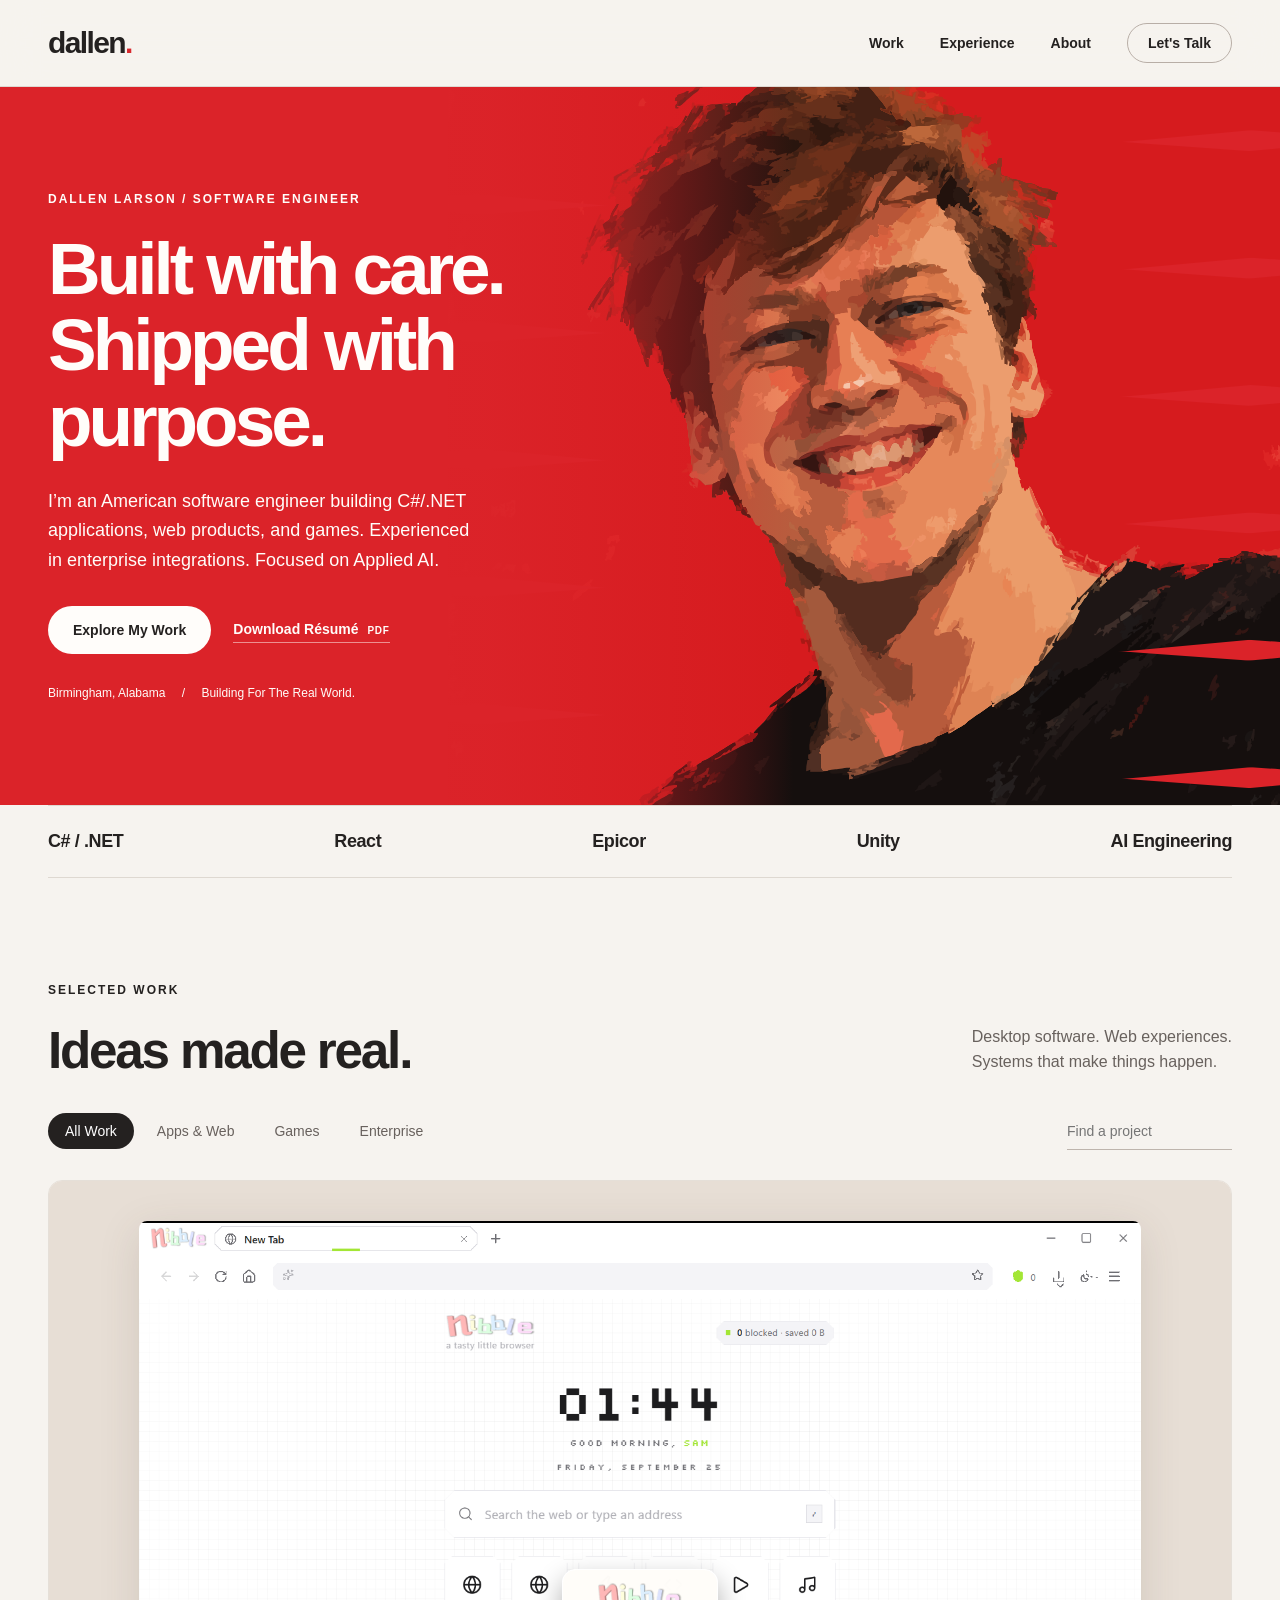
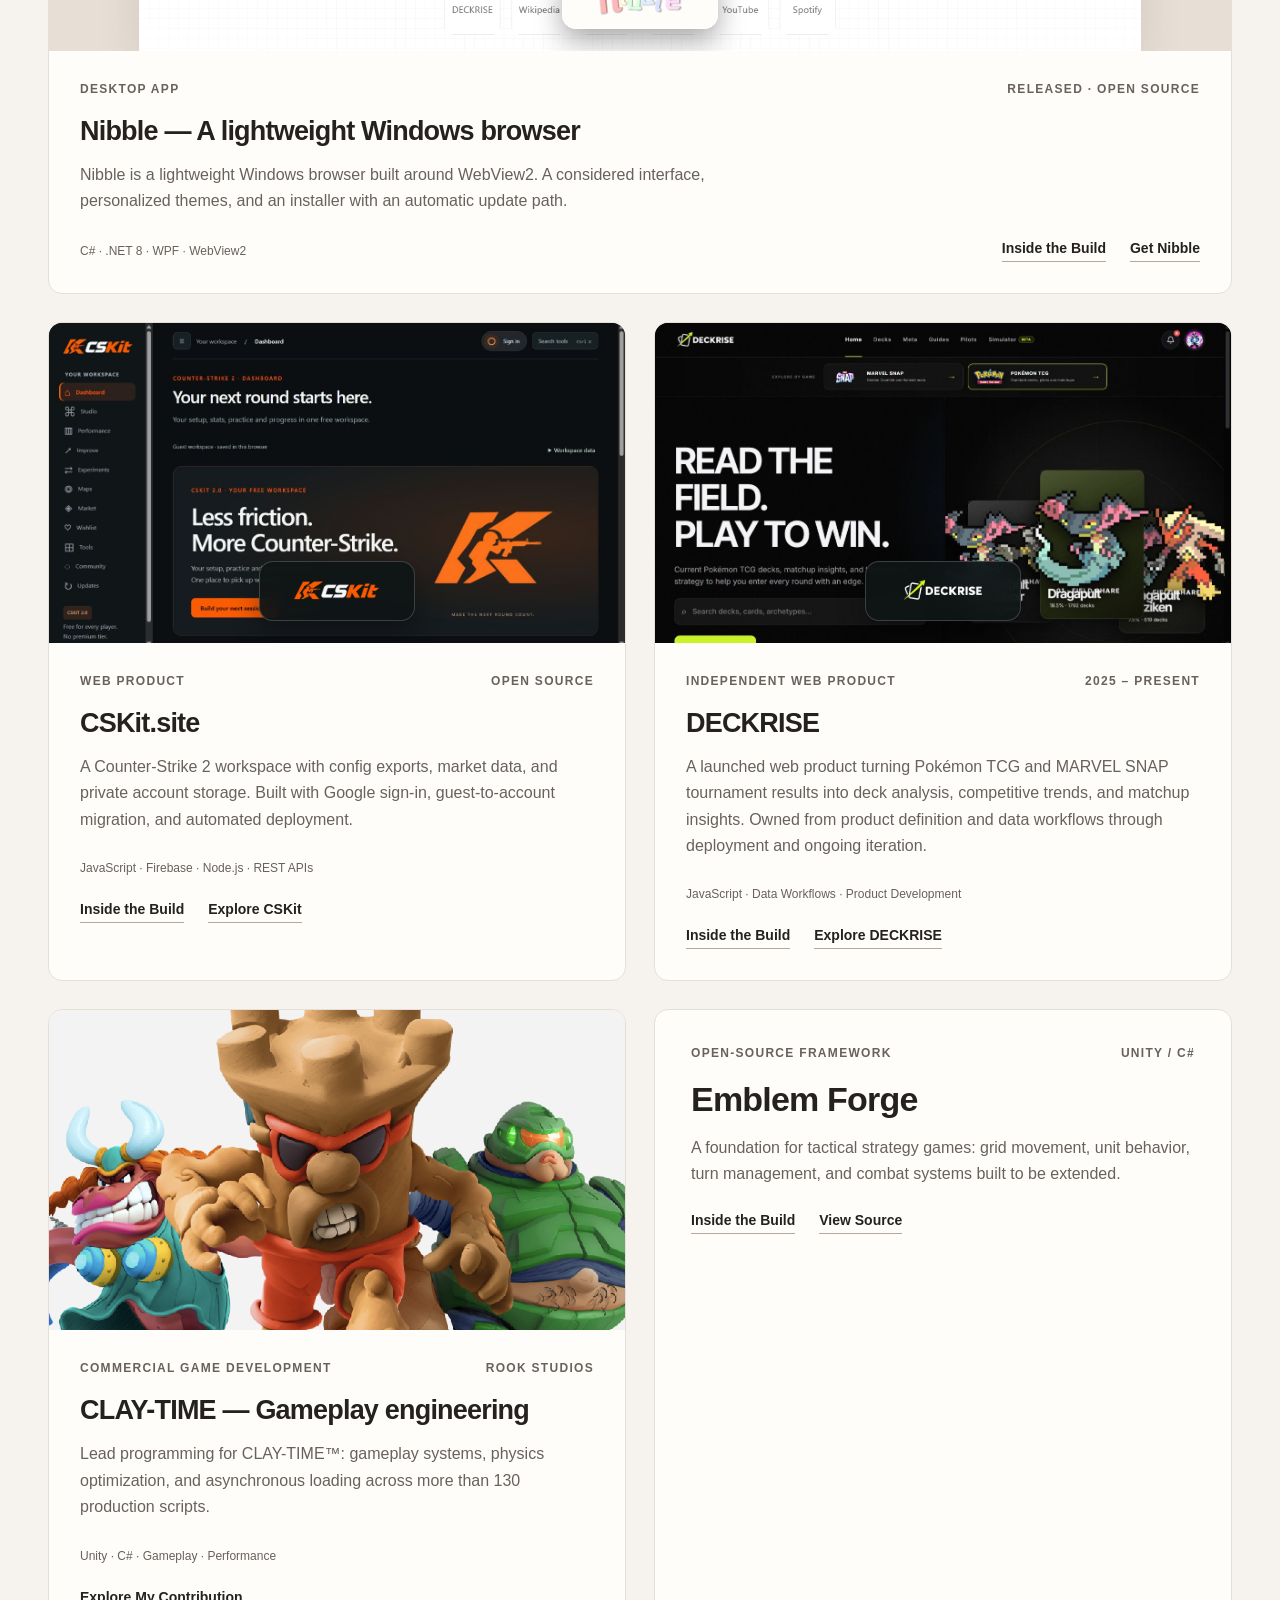
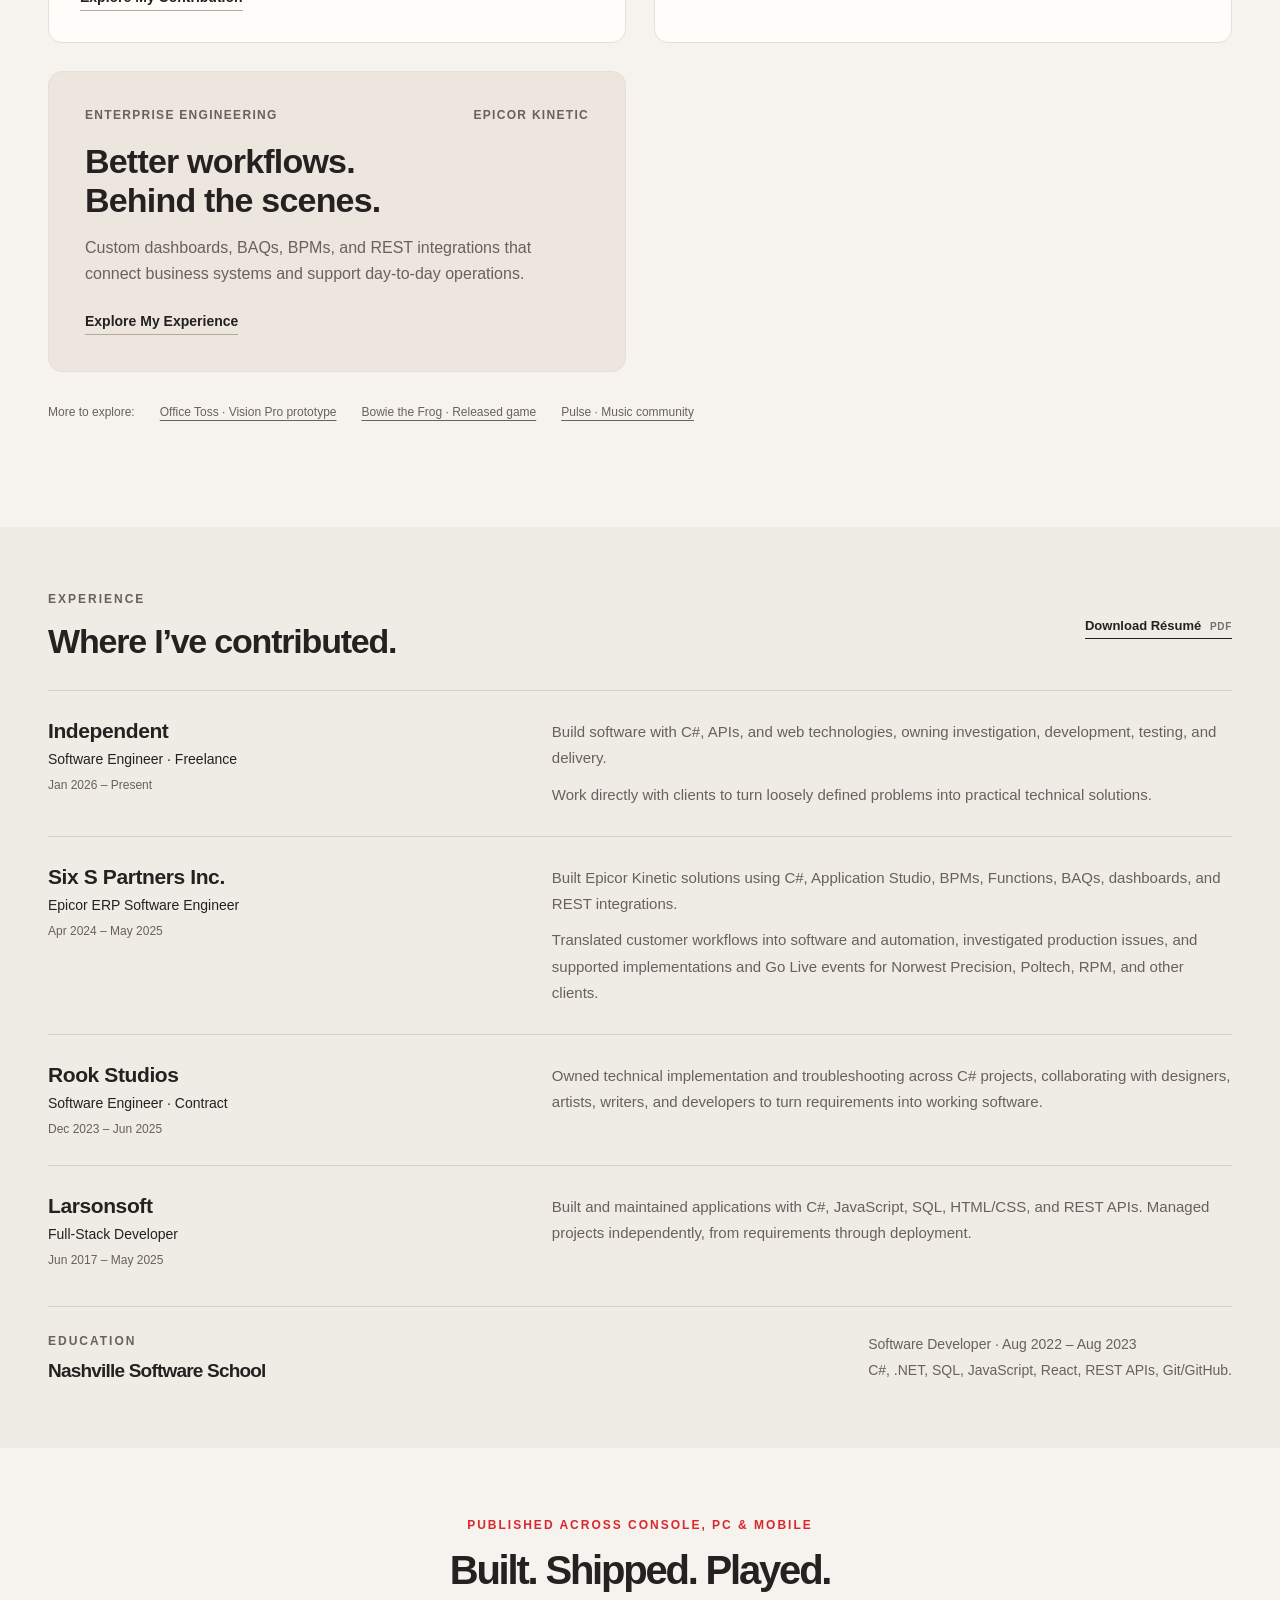
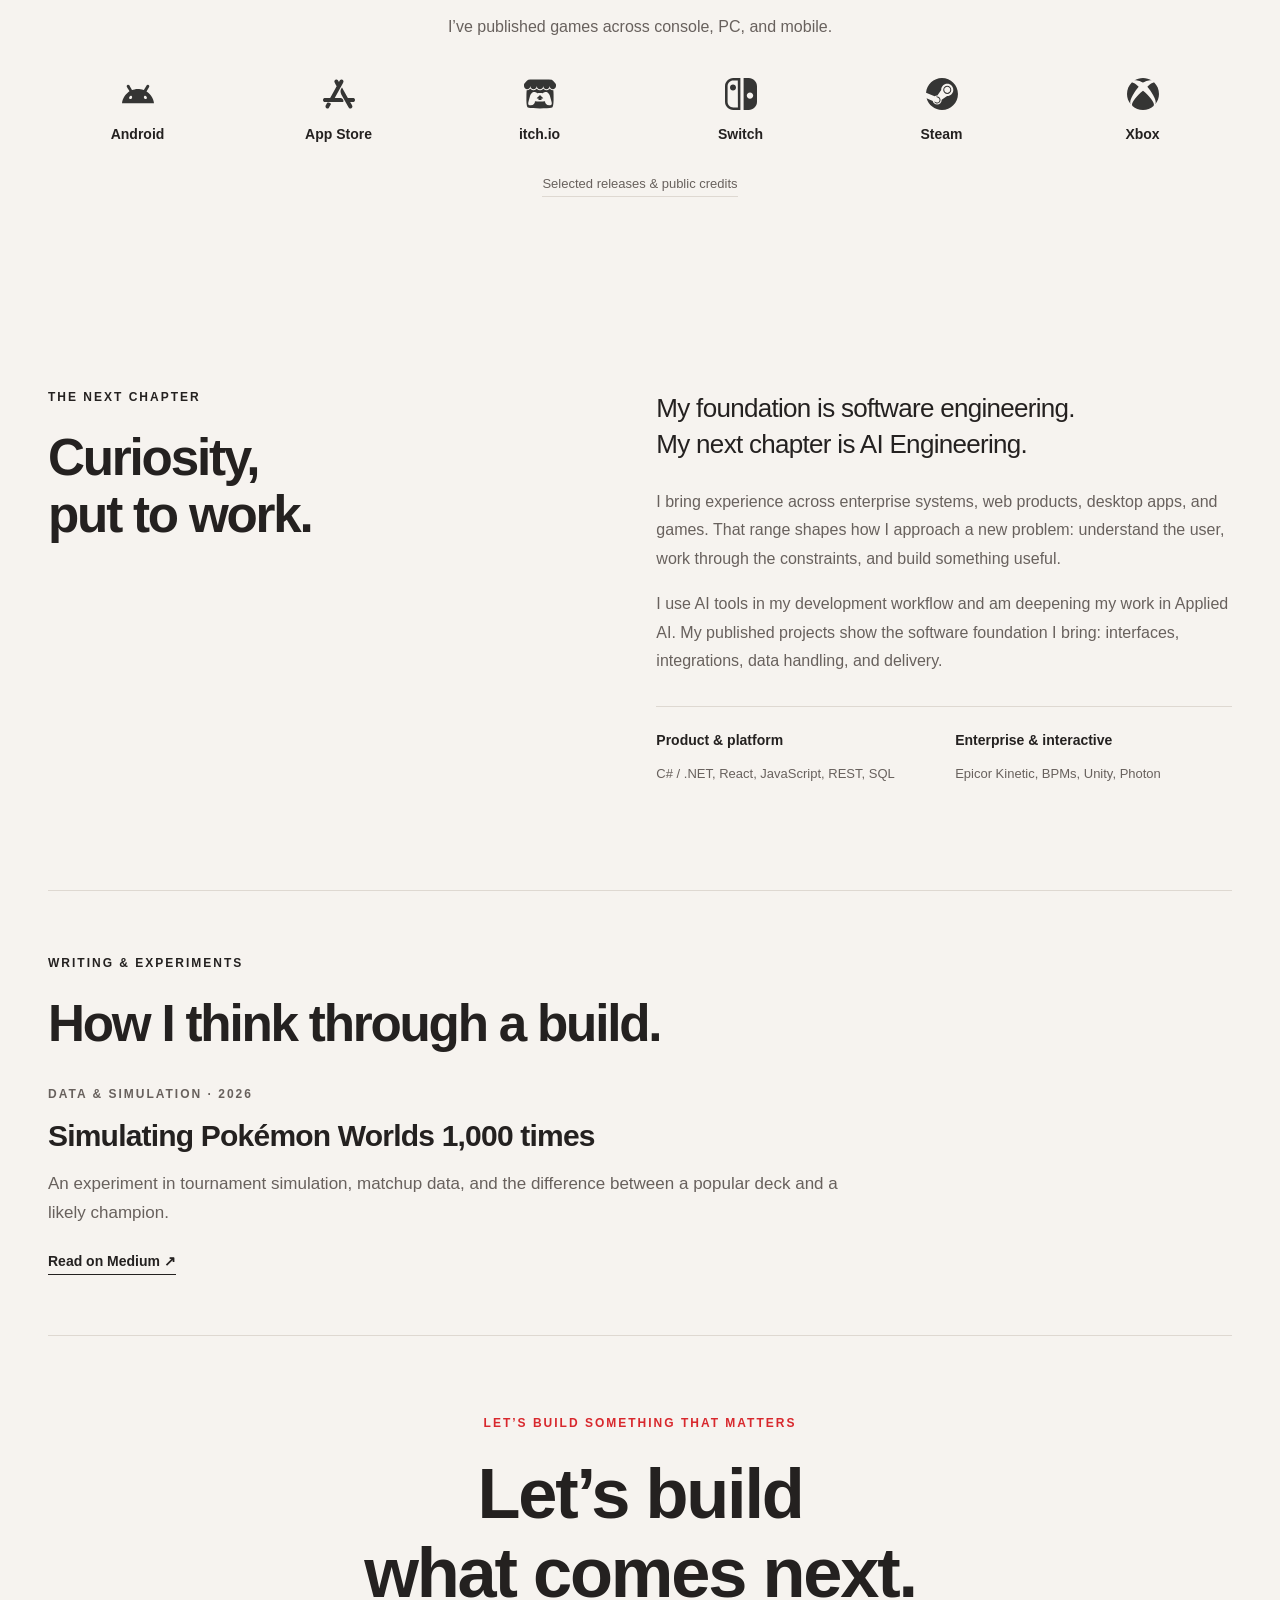
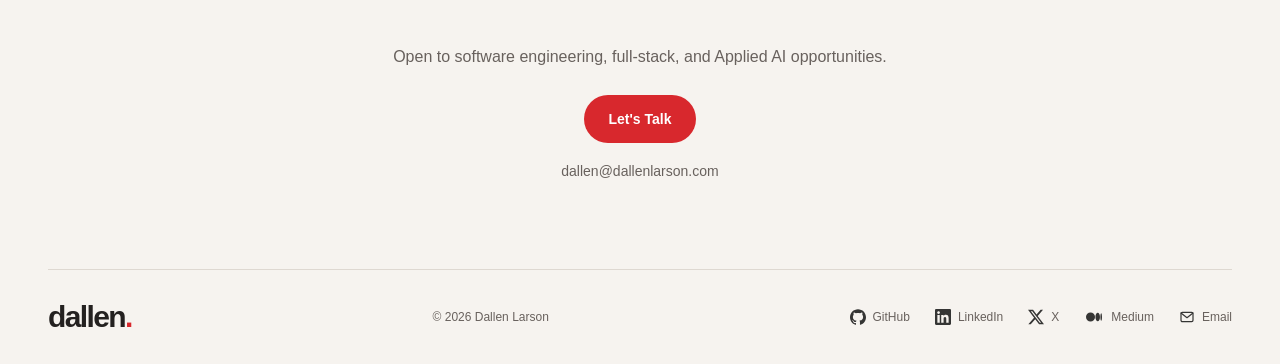
<file: index.html>
<!doctype html>
<html lang="en">
<head>
<meta charset="utf-8"><meta name="viewport" content="width=device-width, initial-scale=1">
<title>Dallen Larson — Software Engineer | C#/.NET, React &amp; Applied AI</title>
<meta name="description" content="Dallen Larson is a software engineer in Birmingham, Alabama building C#/.NET applications, web products, and games, with a focus on Applied AI.">
<link rel="canonical" href="https://dallenlarson.com/">
<meta name="theme-color" content="#db2329">
<meta property="og:title" content="Dallen Larson — Software Engineer | C#/.NET, React &amp; Applied AI"><meta property="og:description" content="Dallen Larson is a software engineer in Birmingham, Alabama building C#/.NET applications, web products, and games, with a focus on Applied AI.">
<meta property="og:type" content="website"><meta property="og:url" content="https://dallenlarson.com/">
<meta property="og:image" content="https://dallenlarson.com/assets/social-card.png"><meta property="og:image:width" content="1200"><meta property="og:image:height" content="630"><meta property="og:image:alt" content="Dallen Larson — Software Engineer. C#/.NET, React and Applied AI.">
<meta name="twitter:card" content="summary_large_image"><meta name="twitter:title" content="Dallen Larson — Software Engineer | C#/.NET, React &amp; Applied AI"><meta name="twitter:description" content="Dallen Larson is a software engineer in Birmingham, Alabama building C#/.NET applications, web products, and games, with a focus on Applied AI."><meta name="twitter:image" content="https://dallenlarson.com/assets/social-card.png">
<script type="application/ld+json">{"@context": "https://schema.org", "@type": "ProfilePage", "@id": "https://dallenlarson.com/#profile", "url": "https://dallenlarson.com/", "mainEntity": {"@type": "Person", "@id": "https://dallenlarson.com/#person", "name": "Dallen Larson", "url": "https://dallenlarson.com/", "image": "https://dallenlarson.com/assets/profile.jpg", "jobTitle": "Software Engineer", "description": "Dallen Larson is a software engineer in Birmingham, Alabama building C#/.NET applications, web products, and games, with a focus on Applied AI.", "sameAs": ["https://github.com/DallenLarson", "https://www.linkedin.com/in/dallen-larson/", "https://medium.com/@dallenlarson", "https://x.com/dallenlarson"], "homeLocation": {"@type": "Place", "name": "Birmingham, Alabama, United States"}, "knowsAbout": ["C#", ".NET", "React", "Epicor Kinetic", "Unity", "Software Engineering"]}}</script>
<link rel="icon" href="favicon.svg" type="image/svg+xml"><link rel="stylesheet" href="style.css">
</head>
<body>
<a class="skip-link" href="#main">Skip to content</a>
<header class="site-header"><div class="container nav"><a class="brand" href="#home" aria-label="Dallen Larson home">dallen<span>.</span></a><nav aria-label="Main navigation"><a href="#projects">Work</a><a href="#experience">Experience</a><a href="#about">About</a><a class="nav-contact" href="mailto:dallen@dallenlarson.com">Let's Talk</a></nav></div></header>
<main id="main">
<section class="hero" id="home">
<div class="hero-copy"><p class="eyebrow">DALLEN LARSON / SOFTWARE ENGINEER</p><h1>Built with care.<br>Shipped with<br><span>purpose.</span></h1><p class="hero-description">I’m an American software engineer building C#/.NET applications, web products, and games. Experienced in enterprise integrations. Focused on Applied AI.</p><div class="hero-actions"><a class="button primary" href="#projects">Explore My Work</a><a class="text-link" href="assets/Dallen-Larson-Resume.pdf" download>Download Résumé <span class="download-label">PDF</span></a></div><p class="hero-location">Birmingham, Alabama <span aria-hidden="true">/</span> Building For The Real World.</p></div>
<figure class="portrait"><img src="assets/portrait.svg" alt="Vector portrait of Dallen Larson against a vibrant red background" width="1254" height="1254" fetchpriority="high"></figure>
</section>
<div class="stack container" aria-label="Technologies and focus"><span>C# / .NET</span><span>React</span><span>Epicor</span><span>Unity</span><span class="stack-focus">AI Engineering </span></div>


<section class="section container" id="projects"><div class="section-heading"><div><p class="eyebrow">SELECTED WORK</p><h2>Ideas made real.</h2></div><p>Desktop software. Web experiences.<br>Systems that make things happen.</p></div>
<div class="project-tools"><div class="filters" role="group" aria-label="Filter projects"><button class="filter active" data-filter="all" aria-pressed="true">All Work</button><button class="filter" data-filter="apps" aria-pressed="false">Apps & Web</button><button class="filter" data-filter="games" aria-pressed="false">Games</button><button class="filter" data-filter="enterprise" aria-pressed="false">Enterprise</button></div><input id="search" type="search" aria-label="Search projects" placeholder="Find a project"></div>
<div class="project-grid"><article class="project featured" data-category="apps"><div class="project-image nibble-image"><img src="assets/nibble.png" width="1600" height="1000" loading="lazy" alt="Nibble browser home screen with a minimal search interface"><div class="product-logo nibble-logo"><img src="assets/nibble-logo.webp" alt="Nibble" loading="lazy"></div></div><div class="project-content"><div class="project-meta"><span>DESKTOP APP</span><span>RELEASED · OPEN SOURCE</span></div><h3>Nibble — A lightweight Windows browser</h3><p>Nibble is a lightweight Windows browser built around WebView2. A considered interface, personalized themes, and an installer with an automatic update path.</p><div class="project-bottom"><span class="tech">C# · .NET 8 · WPF · WebView2</span><div class="project-links"><a href="/work/nibble/">Inside the Build</a><a href="https://github.com/DallenLarson/nibble/releases/latest">Get Nibble</a></div></div></div></article>
<article class="project" data-category="apps"><div class="project-image atelier-image"><img src="assets/cskit.png" width="1600" height="1000" loading="lazy" alt="CSKit Counter-Strike 2 tools dashboard"><div class="product-logo cskit-logo"><img src="assets/cskit-logo.webp" alt="CSKit" loading="lazy"></div></div><div class="project-content"><div class="project-meta"><span>WEB PRODUCT</span><span>OPEN SOURCE</span></div><h3>CSKit.site</h3><p>A Counter-Strike 2 workspace with config exports, market data, and private account storage. Built with Google sign-in, guest-to-account migration, and automated deployment.</p><span class="tech">JavaScript · Firebase · Node.js · REST APIs</span><div class="project-links"><a href="/work/cskit/">Inside the Build</a><a href="https://cskit.site">Explore CSKit</a></div></div></article>
<article class="project deckrise-project" data-category="apps"><div class="project-image deckrise-image"><img src="assets/deckrise.png" width="1600" height="900" loading="lazy" alt="DECKRISE competitive card-game analysis homepage"><div class="product-logo deckrise-logo"><img src="assets/deckrise-logo.webp" alt="DECKRISE" loading="lazy"></div></div><div class="project-content"><div class="project-meta"><span>INDEPENDENT WEB PRODUCT</span><span>2025 – PRESENT</span></div><h3>DECKRISE</h3><p>A launched web product turning Pokémon TCG and MARVEL SNAP tournament results into deck analysis, competitive trends, and matchup insights. Owned from product definition and data workflows through deployment and ongoing iteration.</p><span class="tech">JavaScript · Data Workflows · Product Development</span><div class="project-links"><a href="/work/deckrise/">Inside the Build</a><a href="https://deckrise.net">Explore DECKRISE</a></div></div></article>
<article class="project" data-category="games"><div class="project-image clay-image"><img src="assets/clay.png" loading="lazy" alt="CLAY-TIME game artwork"></div><div class="project-content"><div class="project-meta"><span>COMMERCIAL GAME DEVELOPMENT</span><span>ROOK STUDIOS</span></div><h3>CLAY-TIME — Gameplay engineering</h3><p>Lead programming for CLAY-TIME™: gameplay systems, physics optimization, and asynchronous loading across more than 130 production scripts.</p><span class="tech">Unity · C# · Gameplay · Performance</span><div class="project-links"><a href="/work/clay/">Explore My Contribution</a></div></div></article>
<article class="project text-project" data-category="games"><div class="project-content"><div class="project-meta"><span>OPEN-SOURCE FRAMEWORK</span><span>UNITY / C#</span></div><h3>Emblem Forge</h3><p>A foundation for tactical strategy games: grid movement, unit behavior, turn management, and combat systems built to be extended.</p><div class="project-links"><a href="/work/emblem/">Inside the Build</a><a href="https://github.com/DallenLarson/EmblemForge">View Source</a></div></div></article>
<article class="project text-project enterprise" data-category="enterprise"><div class="project-content"><div class="project-meta"><span>ENTERPRISE ENGINEERING</span><span>EPICOR KINETIC</span></div><h3>Better workflows.<br>Behind the scenes.</h3><p>Custom dashboards, BAQs, BPMs, and REST integrations that connect business systems and support day-to-day operations.</p><div class="project-links"><a href="/work/epicor/">Explore My Experience</a></div></div></article></div><p id="empty" hidden>No projects match. Try another search or category.</p><p class="more-work">More to explore: <a href="https://github.com/DallenLarson/Office-Toss">Office Toss · Vision Pro prototype</a><a href="https://github.com/DallenLarson/BowieTheFrog">Bowie the Frog · Released game</a><a href="https://github.com/DallenLarson/Pulse">Pulse · Music community</a></p>
</section>
<section class="experience-section" id="experience"><div class="container"><div class="career-heading"><div><p class="eyebrow">EXPERIENCE</p><h2>Where I’ve contributed.</h2></div><a class="text-link" href="assets/Dallen-Larson-Resume.pdf" download>Download Résumé <span class="download-label">PDF</span></a></div><div class="resume-roles">
<article><div class="resume-company"><h3>Independent</h3><p>Software Engineer · Freelance</p><span>Jan 2026 – Present</span></div><div><p>Build software with C#, APIs, and web technologies, owning investigation, development, testing, and delivery.</p><p>Work directly with clients to turn loosely defined problems into practical technical solutions.</p></div></article>
<article><div class="resume-company"><h3>Six S Partners Inc.</h3><p>Epicor ERP Software Engineer</p><span>Apr 2024 – May 2025</span></div><div><p>Built Epicor Kinetic solutions using C#, Application Studio, BPMs, Functions, BAQs, dashboards, and REST integrations.</p><p>Translated customer workflows into software and automation, investigated production issues, and supported implementations and Go Live events for Norwest Precision, Poltech, RPM, and other clients.</p></div></article>
<article><div class="resume-company"><h3>Rook Studios</h3><p>Software Engineer · Contract</p><span>Dec 2023 – Jun 2025</span></div><div><p>Owned technical implementation and troubleshooting across C# projects, collaborating with designers, artists, writers, and developers to turn requirements into working software.</p></div></article>
<article><div class="resume-company"><h3>Larsonsoft</h3><p>Full-Stack Developer</p><span>Jun 2017 – May 2025</span></div><div><p>Built and maintained applications with C#, JavaScript, SQL, HTML/CSS, and REST APIs. Managed projects independently, from requirements through deployment.</p></div></article>
</div><div class="career-education"><div><p class="eyebrow">EDUCATION</p><h3>Nashville Software School</h3></div><p>Software Developer · Aug 2022 – Aug 2023<br><span>C#, .NET, SQL, JavaScript, React, REST APIs, Git/GitHub.</span></p></div></div></section>
<section class="release-section container" aria-labelledby="release-title"><div class="release-heading"><p class="eyebrow">PUBLISHED ACROSS CONSOLE, PC & MOBILE</p><h2 id="release-title">Built. Shipped. Played.</h2><p>I’ve published games across console, PC, and mobile.</p></div><ul class="platforms"><li><img src="assets/icons/android.svg" width="32" height="32" alt=""><span>Android</span></li><li><img src="assets/icons/appstore.svg" width="32" height="32" alt=""><span>App Store</span></li><li><img src="assets/icons/itchdotio.svg" width="32" height="32" alt=""><span>itch.io</span></li><li><img src="assets/icons/nintendoswitch.svg" width="32" height="32" alt=""><span>Switch</span></li><li><img src="assets/icons/steam.svg" width="32" height="32" alt=""><span>Steam</span></li><li><img src="assets/icons/xbox.svg" width="32" height="32" alt=""><span>Xbox</span></li></ul><p class="release-evidence"><a href="/work/games/">Selected releases &amp; public credits</a></p></section>
<section class="section container about-layout" id="about"><div><p class="eyebrow">THE NEXT CHAPTER</p><h2>Curiosity,<br>put to work.</h2></div><div class="about-copy"><p class="large-copy">My foundation is software engineering.<br>My next chapter is AI Engineering.</p><p>I bring experience across enterprise systems, web products, desktop apps, and games. That range shapes how I approach a new problem: understand the user, work through the constraints, and build something useful.</p><p>I use AI tools in my development workflow and am deepening my work in Applied AI. My published projects show the software foundation I bring: interfaces, integrations, data handling, and delivery.</p><div class="expertise"><div><h3>Product & platform</h3><p>C# / .NET, React, JavaScript, REST, SQL</p></div><div><h3>Enterprise & interactive</h3><p>Epicor Kinetic, BPMs, Unity, Photon</p></div></div></div></section>
<section class="section container writing-section" aria-labelledby="writing-title"><div class="section-heading"><div><p class="eyebrow">WRITING &amp; EXPERIMENTS</p><h2 id="writing-title">How I think through a build.</h2></div></div><a class="writing-card" href="https://medium.com/@dallenlarson/i-simulated-pok%C3%A9mon-worlds-2026-1-000-times-heres-the-deck-most-likely-to-win-f44988a39925"><span class="eyebrow">DATA &amp; SIMULATION · 2026</span><h3>Simulating Pokémon Worlds 1,000 times</h3><p>An experiment in tournament simulation, matchup data, and the difference between a popular deck and a likely champion.</p><span class="text-link">Read on Medium <span aria-hidden="true">↗</span></span></a></section>
<section class="contact-section container" id="contact"><p class="eyebrow">LET’S BUILD SOMETHING THAT MATTERS</p><h2>Let’s build<br>what comes next.</h2><p class="contact-intro">Open to software engineering, full-stack, and Applied AI opportunities.</p><a class="button primary" href="mailto:dallen@dallenlarson.com">Let's Talk</a><a class="email-link" href="mailto:dallen@dallenlarson.com">dallen@dallenlarson.com</a></section>
</main>
<footer class="container footer"><a class="brand" href="#home">dallen<span>.</span></a><p>© <span id="year">2026</span> Dallen Larson</p><div><a href="https://github.com/DallenLarson" class="social-icon"><img src="assets/icons/github.svg" width="16" height="16" alt="">GitHub</a><a href="https://www.linkedin.com/in/dallen-larson/" class="social-icon"><img src="assets/icons/linkedin.svg" width="16" height="16" alt="">LinkedIn</a><a href="https://x.com/dallenlarson" class="social-icon"><img src="assets/icons/x.svg" width="16" height="16" alt="">X</a><a href="https://medium.com/@dallenlarson" class="social-icon"><img src="assets/icons/medium.svg" width="20" height="16" alt="">Medium</a><a href="mailto:dallen@dallenlarson.com" class="social-icon"><img src="assets/icons/email.svg" width="16" height="16" alt="">Email</a></div></footer>
<script src="script.js"></script>
</body></html>
</file>
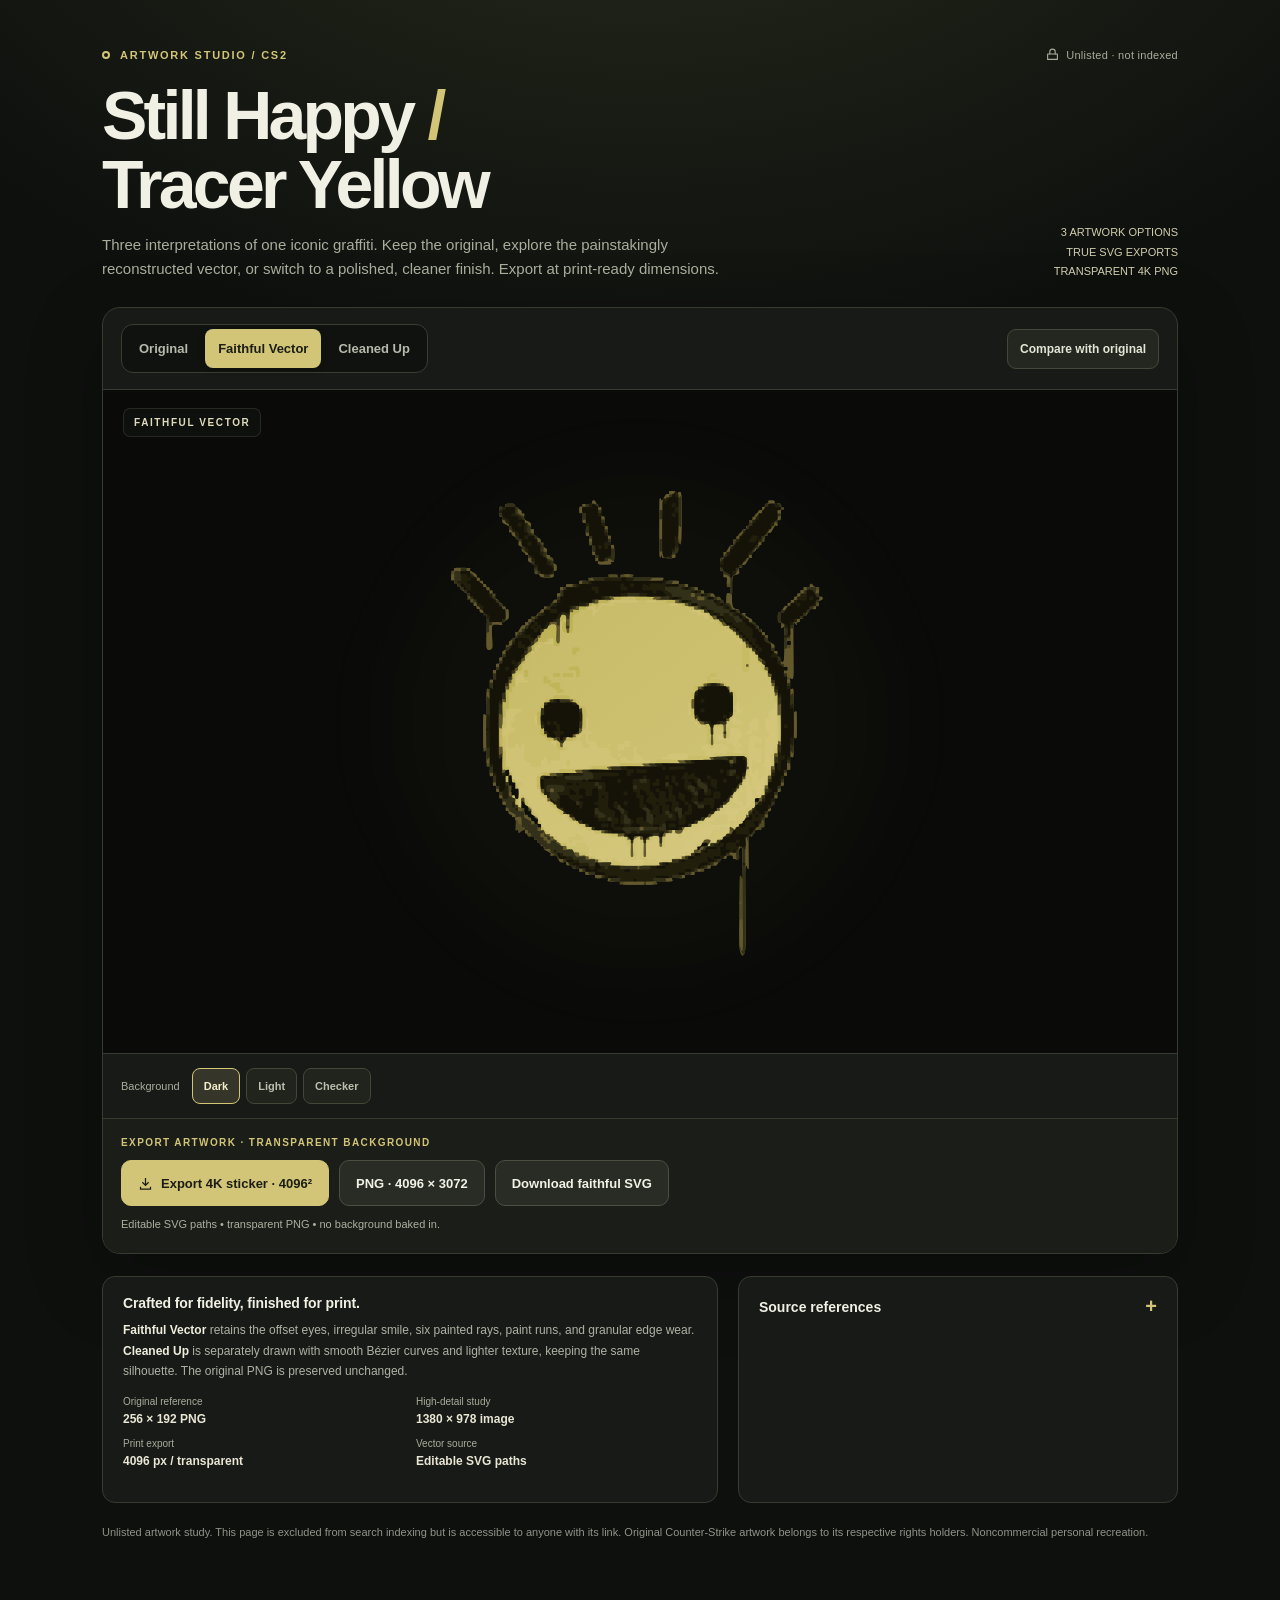
<file: still-happy/index.html>
<!doctype html>
<html lang="en">
<head>
  <meta charset="utf-8">
  <meta name="viewport" content="width=device-width, initial-scale=1">
  <meta name="robots" content="noindex, nofollow, noarchive, noimageindex">
  <meta name="googlebot" content="noindex, nofollow, noarchive, noimageindex">
  <meta name="theme-color" content="#11130f">
  <meta name="color-scheme" content="dark">
  <meta name="description" content="Unlisted personal artwork study and downloadable vector reconstruction of Still Happy (Tracer Yellow).">
  <title>Still Happy / Tracer Yellow — Artwork Studio</title>
  <style>
    :root{font-family:Inter,ui-sans-serif,-apple-system,BlinkMacSystemFont,"Segoe UI",sans-serif;color-scheme:dark;--bg:#0e100e;--card:#171a16;--card2:#1f231d;--ink:#f1f0e5;--muted:#a9ad9c;--line:#373c30;--gold:#d2c578;--gold-text:#1c1e13;--focus:#efe3a1}
    *{box-sizing:border-box} [hidden]{display:none!important} html{scroll-behavior:smooth} body{margin:0;background:radial-gradient(ellipse 80% 48% at 50% -20%,#2b301e 0%,transparent 90%),var(--bg);color:var(--ink);min-height:100vh}
    button,a{touch-action:manipulation} button{font:inherit;cursor:pointer} button:disabled{cursor:not-allowed;opacity:.47} :focus-visible{outline:2px solid var(--focus)!important;outline-offset:3px}
    .site{max-width:1140px;margin:0 auto;padding:clamp(20px,4vw,48px) clamp(14px,3vw,32px) 64px}
    .topline{display:flex;align-items:center;justify-content:space-between;gap:14px;margin-bottom:20px}
    .identity{display:flex;align-items:center;gap:10px;color:var(--gold);font-size:11px;font-weight:800;letter-spacing:.16em;text-transform:uppercase}
    .dot{width:8px;height:8px;border:2px solid var(--gold);border-radius:50%;display:inline-block}
    .private{font-size:11px;letter-spacing:.025em;color:var(--muted);display:flex;align-items:center;gap:7px}
    .private svg{width:13px;height:13px}
    .hero{display:flex;align-items:end;justify-content:space-between;gap:20px;margin-bottom:25px}
    h1{font-size:clamp(36px,6vw,68px);letter-spacing:-.055em;line-height:1.02;margin:0;font-weight:760}
    h1 em{font-style:normal;color:var(--gold)}
    .subtitle{margin:13px 0 0;max-width:650px;color:var(--muted);font-size:clamp(13px,1.6vw,15px);line-height:1.65}
    .source-info{color:#d2ceae;font-size:11px;line-height:1.8;text-align:right;flex-shrink:0}
    .studio{background:var(--card);border:1px solid var(--line);border-radius:18px;box-shadow:0 24px 75px rgba(0,0,0,.26);overflow:hidden}
    .workspace-head{display:flex;align-items:center;justify-content:space-between;gap:14px;padding:16px 18px;border-bottom:1px solid var(--line);flex-wrap:wrap}
    .segmented{display:flex;align-items:stretch;padding:4px;gap:4px;background:#0f120e;border:1px solid #383e30;border-radius:12px;max-width:100%;min-width:0}
    .segmented button{font-size:13px;white-space:nowrap;color:#b6b9ab;background:transparent;border:0;border-radius:8px;padding:10px 13px;min-height:39px;font-weight:650;transition:background-color .14s,color .14s}
    .segmented button[aria-pressed=true]{color:var(--gold-text);background:var(--gold);box-shadow:0 2px 6px rgba(0,0,0,.16)}
    .utility{display:flex;align-items:center;gap:8px;flex-wrap:wrap}
    .quiet-button{background:#23271f;border:1px solid #43483b;color:#e3e6d6;border-radius:9px;padding:10px 12px;font-size:12px;font-weight:700;min-height:40px}
    .quiet-button[aria-pressed=true]{border-color:var(--gold);background:#343725;color:#fff3af}
    .quiet-button:hover{background:#30372a}
    .stage{position:relative;background:#0a0b09;min-height:min(58vw,580px);display:flex;align-items:center;justify-content:center;overflow:hidden;padding:24px;isolation:isolate;transition:background .15s}
    .stage.light{background:#f0eee5}
    .stage.checker{background-color:#e9e9e4;background-image:linear-gradient(45deg,#cecec8 25%,transparent 25%),linear-gradient(-45deg,#cecec8 25%,transparent 25%),linear-gradient(45deg,transparent 75%,#cecec8 75%),linear-gradient(-45deg,transparent 75%,#cecec8 75%);background-size:24px 24px;background-position:0 0,0 12px,12px -12px,-12px 0}
    .stage:after{content:"";position:absolute;z-index:-1;width:min(65%,500px);aspect-ratio:1;border-radius:50%;background:rgba(208,188,81,.025);filter:blur(42px);pointer-events:none}
    .canvas{width:min(100%,820px);aspect-ratio:4/3;position:relative;--split:50%;user-select:none}
    .canvas img{display:block;position:absolute;inset:0;width:100%;height:100%;object-fit:contain;-webkit-user-drag:none;user-select:none;image-rendering:auto}
    .canvas .compare-original{display:none;clip-path:inset(0 calc(100% - var(--split)) 0 0)}
    .canvas.comparing .compare-original{display:block}
    .canvas.comparing:after{content:"";pointer-events:none;position:absolute;z-index:2;top:0;bottom:0;left:var(--split);width:2px;transform:translateX(-1px);background:linear-gradient(to bottom,transparent 2%,rgba(255,255,255,.88) 12%,rgba(255,255,255,.88) 88%,transparent 98%)}
    .canvas.comparing:before{content:"↔";z-index:3;position:absolute;left:var(--split);top:50%;transform:translate(-50%,-50%);border:1px solid #d4ceaa;border-radius:50%;background:#24271e;color:#eee6be;width:31px;height:31px;display:grid;place-items:center;font-size:17px;font-weight:600;box-shadow:0 2px 8px #0008}
    .stage-corner{pointer-events:none;position:absolute;top:18px;left:20px;font-size:10px;font-weight:800;letter-spacing:.16em;text-transform:uppercase;color:#dfdbbc;background:#101310bf;padding:8px 10px;border:1px solid #47473972;border-radius:7px}
    .stage.light .stage-corner,.stage.checker .stage-corner{background:#fbfbf4dc;color:#3d3d2c}
    .stage-right{right:20px;left:auto;display:none}
    .stage.comparing .stage-right{display:block}
    .below-stage{border-top:1px solid var(--line);padding:14px 18px;display:flex;align-items:center;justify-content:space-between;gap:16px;flex-wrap:wrap}
    .backgrounds{display:flex;gap:6px;flex-wrap:wrap;align-items:center}
    .group-label{color:var(--muted);font-size:11px;margin-right:6px}
    .chip{font-size:11px;font-weight:600;line-height:1.2;color:#bcbfaf;background:#20241d;border:1px solid #424738;border-radius:8px;padding:9px 11px;min-height:36px}
    .chip[aria-pressed=true]{border-color:var(--gold);color:#f3edc9;background:#353629}
    .range-wrap{display:flex;align-items:center;gap:10px;flex:1 1 280px;max-width:480px}
    .range-wrap label{font-size:11px;color:var(--muted);white-space:nowrap}
    .range-wrap input{width:100%;accent-color:var(--gold)}
    .export{padding:18px;border-top:1px solid var(--line);background:#1a1d18}
    .export-label{font-size:10px;color:var(--gold);font-weight:800;letter-spacing:.14em;text-transform:uppercase;margin:0 0 12px}
    .action-row{display:flex;gap:10px;align-items:stretch;flex-wrap:wrap}
    .action{appearance:none;display:inline-flex;align-items:center;justify-content:center;gap:8px;min-height:46px;text-align:center;border:1px solid #4b4f42;color:#f2f1e7;border-radius:10px;background:#282c24;padding:11px 16px;font-size:13px;font-weight:750;text-decoration:none}
    .action.primary{background:var(--gold);border-color:var(--gold);color:var(--gold-text)}
    .action:hover:not(:disabled){filter:brightness(1.13)}
    .action svg{width:15px;height:15px;flex-shrink:0}
    #status{margin:11px 0 0;color:#adb09f;min-height:18px;line-height:1.45;font-size:11px}
    .details-grid{display:grid;grid-template-columns:minmax(0,1.4fr) minmax(0,1fr);gap:20px;margin-top:22px}
    .panel{border:1px solid var(--line);background:#171a16;border-radius:13px;padding:18px 20px}
    h2{font-size:14px;margin:0 0 9px;letter-spacing:-.01em}
    .panel p,.panel li{color:#aeb2a5;font-size:12px;line-height:1.7;margin:0}
    .panel strong{color:#efeedf;font-weight:650}
    .metadata{display:grid;grid-template-columns:1fr 1fr;gap:12px;margin-top:15px}
    .metadata dt{color:var(--muted);font-size:10px}
    .metadata dd{margin:5px 0 0;font-size:12px;font-weight:720;color:#e9e6d5}
    details.panel summary{cursor:pointer;font-size:14px;font-weight:700;list-style:none;display:flex;justify-content:space-between;align-items:center}
    details.panel summary::-webkit-details-marker{display:none}
    details.panel summary::after{content:"+";color:var(--gold);font-size:20px}
    details.panel[open] summary::after{content:"−"}
    details.panel p{margin:12px 0 14px}
    .sources{display:grid;grid-template-columns:1fr 1fr;gap:12px}
    .source-box{border:1px solid #3c4234;border-radius:8px;overflow:hidden;background:#090a08;display:flex;align-items:center;justify-content:center;aspect-ratio:4/3}
    .source-box img{width:100%;height:100%;object-fit:contain}
    .source-box.red img{filter:brightness(1.8)}
    .source-caption{font-size:10px!important;line-height:1.5!important;margin:5px 0 0!important}
    footer{color:#8f9488;font-size:11px;line-height:1.65;margin-top:20px}
    @media(max-width:720px){.site{padding:18px 10px 40px}.hero{margin-bottom:18px}.source-info{display:none}.workspace-head{padding:11px;align-items:stretch}.segmented{width:100%}.segmented button{flex:1;padding:11px 5px;font-size:12px;white-space:normal;line-height:1.15}.utility{width:100%}.utility .quiet-button{flex:1}.stage{padding:4px;min-height:300px}.canvas{transform:scale(1.33)}.stage-corner{top:10px;left:10px;font-size:9px}.stage-right{right:10px;left:auto}.below-stage{padding:11px;gap:14px}.range-wrap{max-width:none}.backgrounds{width:100%}.chip{flex:1}.export{padding:13px}.action-row{display:grid;grid-template-columns:repeat(2,minmax(0,1fr))}.action-row .primary{grid-column:1/-1}.action{font-size:12px;padding:10px 7px}.details-grid{grid-template-columns:1fr;gap:12px}.panel{padding:16px}.private{font-size:10px}.subtitle{font-size:13px}}
    @media(max-width:380px){.action-row{grid-template-columns:1fr}.action-row .primary{grid-column:1}.utility .quiet-button{padding:10px 8px;font-size:11px}.canvas{width:100%} h1{font-size:34px}}
    @media(prefers-reduced-motion:reduce){*{scroll-behavior:auto!important;transition:none!important}}
  </style>
</head>
<body>
  <main class="site">
    <div class="topline">
      <span class="identity"><span class="dot" aria-hidden="true"></span> Artwork studio / CS2</span>
      <span class="private"><svg viewBox="0 0 24 24" aria-hidden="true" fill="none" stroke="currentColor" stroke-width="2" stroke-linecap="round" stroke-linejoin="round"><path d="M3 11h18v10H3z"/><path d="M7 11V7a5 5 0 0 1 10 0v4"/></svg> Unlisted · not indexed</span>
    </div>
    <header class="hero">
      <div>
        <h1>Still Happy <em>/</em><br>Tracer Yellow</h1>
        <p class="subtitle">Three interpretations of one iconic graffiti. Keep the original, explore the painstakingly reconstructed vector, or switch to a polished, cleaner finish. Export at print-ready dimensions.</p>
      </div>
      <div class="source-info">3 ARTWORK OPTIONS<br>TRUE SVG EXPORTS<br>TRANSPARENT 4K PNG</div>
    </header>

    <section class="studio" aria-label="Still Happy artwork viewer">
      <div class="workspace-head">
        <div class="segmented" role="group" aria-label="Artwork versions">
          <button type="button" data-mode="original" aria-pressed="false">Original</button>
          <button type="button" data-mode="faithful" aria-pressed="true">Faithful Vector</button>
          <button type="button" data-mode="clean" aria-pressed="false">Cleaned Up</button>
        </div>
        <div class="utility">
          <button type="button" id="compareBtn" class="quiet-button" aria-pressed="false">Compare with original</button>
        </div>
      </div>
      <div class="stage" id="stage">
        <span class="stage-corner" id="leftName">FAITHFUL VECTOR</span>
        <span class="stage-corner stage-right" id="rightName">FAITHFUL VECTOR</span>
        <div class="canvas" id="canvas" style="--split:50%">
          <img id="artwork" src="./still-happy-vector.svg" alt="Faithful hand-adjusted vector reproduction of the Still Happy Tracer Yellow graffiti" draggable="false">
          <img id="originalLayer" class="compare-original" src="[data-uri]" alt="Original provided Still Happy Tracer Yellow graffiti" draggable="false">
        </div>
      </div>
      <div class="below-stage">
        <div class="backgrounds" role="group" aria-label="Preview background">
          <span class="group-label">Background</span>
          <button type="button" class="chip" data-bg="dark" aria-pressed="true">Dark</button>
          <button type="button" class="chip" data-bg="light" aria-pressed="false">Light</button>
          <button type="button" class="chip" data-bg="checker" aria-pressed="false">Checker</button>
        </div>
        <div class="range-wrap" id="compareSliderWrap" hidden>
          <label for="compareSlider">Original ← → Vector</label>
          <input type="range" id="compareSlider" min="0" max="100" value="50" aria-label="Slide to compare original and vector">
        </div>
      </div>
      <div class="export">
        <p class="export-label">Export artwork · transparent background</p>
        <div class="action-row">
          <button class="action primary" type="button" id="exportSquare" aria-label="Export 4K square PNG, 4096 by 4096 pixels">
            <svg viewBox="0 0 24 24" fill="none" stroke="currentColor" stroke-width="2" aria-hidden="true"><path d="M12 3v12m-5-5 5 5 5-5"/><path d="M4 17v4h16v-4"/></svg>
            Export 4K sticker · 4096²
          </button>
          <button class="action" type="button" id="exportFull">PNG · 4096 × 3072</button>
          <a class="action" href="./still-happy-vector.svg" id="downloadSvg" download>Download SVG</a>
          <button class="action" type="button" id="downloadSource" hidden>Download original PNG</button>
        </div>
        <p id="status" role="status" aria-live="polite">Vector exports use original SVG paths. PNG files are transparent and rendered at full resolution.</p>
      </div>
    </section>

    <div class="details-grid">
      <section class="panel" aria-label="Artwork notes">
        <h2>Crafted for fidelity, finished for print.</h2>
        <p><strong>Faithful Vector</strong> retains the offset eyes, irregular smile, six painted rays, paint runs, and granular edge wear. <strong>Cleaned Up</strong> is separately drawn with smooth Bézier curves and lighter texture, keeping the same silhouette. The original PNG is preserved unchanged.</p>
        <dl class="metadata">
          <div><dt>Original reference</dt><dd>256 × 192 PNG</dd></div>
          <div><dt>High-detail study</dt><dd>1380 × 978 image</dd></div>
          <div><dt>Print export</dt><dd>4096 px / transparent</dd></div>
          <div><dt>Vector source</dt><dd>Editable SVG paths</dd></div>
        </dl>
      </section>
      <details class="panel">
        <summary>Source references</summary>
        <p>The yellow image determines the exact palette and composition. The higher-resolution red reference helps reveal small face, drip, and mouth details. Neither reference is embedded in the downloaded vector artwork.</p>
        <div class="sources">
          <div><div class="source-box"><img src="[data-uri]" alt="Original Tracer Yellow image supplied for recreation" loading="lazy"></div><p class="source-caption">Yellow / primary color reference</p></div>
          <div><div class="source-box red"><img src="[data-uri]" alt="Higher resolution red source reference" loading="lazy"></div><p class="source-caption">Red / high-detail geometry reference</p></div>
        </div>
      </details>
    </div>
    <footer>Unlisted artwork study. This page is excluded from search indexing but is accessible to anyone with its link. Original Counter-Strike artwork belongs to its respective rights holders. Noncommercial personal recreation.</footer>
  </main>
  <script>
  (() => {
    'use strict';
    const source = document.getElementById('originalLayer').src;
    const versions = {
      original: {src:source,label:'ORIGINAL',filename:'original',svg:null,alt:'Original Still Happy Tracer Yellow image'},
      faithful: {src:'./still-happy-vector.svg',label:'FAITHFUL VECTOR',filename:'faithful-vector',svg:'./still-happy-vector.svg',alt:'Faithful path-based vector reproduction of Still Happy Tracer Yellow'},
      clean: {src:'./still-happy-clean.svg',label:'CLEANED UP',filename:'cleaned-up',svg:'./still-happy-clean.svg',alt:'Cleaned-up hand-drawn SVG vector artwork of Still Happy Tracer Yellow'}
    };
    let mode = 'faithful', compare = false, busy = false;
    const art = document.getElementById('artwork');
    const canvas = document.getElementById('canvas');
    const stage = document.getElementById('stage');
    const compareButton = document.getElementById('compareBtn');
    const splitWrap = document.getElementById('compareSliderWrap');
    const split = document.getElementById('compareSlider');
    const status = document.getElementById('status');
    const downloadSvg = document.getElementById('downloadSvg');
    const downloadSource = document.getElementById('downloadSource');
    const exportSquare = document.getElementById('exportSquare');
    const exportFull = document.getElementById('exportFull');
    const leftName = document.getElementById('leftName');
    const rightName = document.getElementById('rightName');

    function refresh() {
      const selected = versions[mode];
      art.src = compare && mode === 'original' ? versions.faithful.src : selected.src;
      art.alt = compare && mode === 'original' ? versions.faithful.alt : selected.alt;
      canvas.classList.toggle('comparing',compare);
      stage.classList.toggle('comparing',compare);
      compareButton.setAttribute('aria-pressed',String(compare));
      compareButton.textContent = compare ? 'Stop comparing' : 'Compare with original';
      splitWrap.hidden = !compare;
      leftName.textContent = compare ? 'ORIGINAL' : selected.label;
      rightName.textContent = (mode === 'clean' ? versions.clean : versions.faithful).label;
      for (const button of document.querySelectorAll('[data-mode]')) button.setAttribute('aria-pressed',String(button.dataset.mode === mode));
      const vectorMode = mode === 'clean' || mode === 'faithful';
      downloadSvg.hidden = !vectorMode;
      downloadSource.hidden = vectorMode;
      if (vectorMode) {
        downloadSvg.href = selected.svg;
        downloadSvg.download = 'still-happy-tracer-yellow-' + selected.filename + '.svg';
        downloadSvg.textContent = 'Download ' + (mode === 'clean' ? 'clean' : 'faithful') + ' SVG';
      }
      status.textContent = vectorMode ? 'Editable SVG paths • transparent PNG • no background baked in.' : 'Original reference (256 × 192): 4K PNG exports are upscaled and cannot create new image detail.';
    }
    document.querySelectorAll('[data-mode]').forEach(b => b.addEventListener('click',()=>{mode=b.dataset.mode;if(mode==='original')compare=false;refresh()}));
    compareButton.addEventListener('click',()=>{if(mode==='original')mode='faithful';compare=!compare;refresh()});
    split.addEventListener('input',()=>canvas.style.setProperty('--split',split.value+'%'));
    document.querySelectorAll('[data-bg]').forEach(b=>b.addEventListener('click',()=>{
      for (const v of document.querySelectorAll('[data-bg]')) v.setAttribute('aria-pressed',String(v===b));
      stage.classList.toggle('light',b.dataset.bg==='light');
      stage.classList.toggle('checker',b.dataset.bg==='checker');
    }));
    function saveBlob(blob,name) {
      const url=URL.createObjectURL(blob),link=document.createElement('a');
      link.href=url; link.download=name; document.body.appendChild(link); link.click(); link.remove();
      setTimeout(()=>URL.revokeObjectURL(url),10000);
    }
    function loadImage(src) {
      return new Promise((resolve,reject)=>{
        const img=new Image(); img.onload=()=>resolve(img);img.onerror=()=>reject(new Error('Image failed to load')); img.src=src;
      });
    }
    async function createExport(square) {
      if(busy)return;
      busy=true; exportSquare.disabled=exportFull.disabled=true;
      const selected=versions[mode];
      const width=4096,height=square?4096:3072;
      status.textContent='Rendering '+width+' × '+height+' transparent PNG…';
      try {
        let sourceUrl=selected.src, createdUrl;
        if(selected.svg) {
          const response=await fetch(selected.svg,{cache:'no-cache'});
          if(!response.ok)throw new Error('Could not load the vector source');
          const xml=await response.text();
          const parsed=new DOMParser().parseFromString(xml,'image/svg+xml');
          if(parsed.querySelector('parsererror') || parsed.documentElement.localName!=='svg')throw new Error('Invalid SVG source');
          const root=parsed.documentElement;
          root.setAttribute('width',String(width));root.setAttribute('height',String(height));
          root.setAttribute('viewBox',square?'52.5 15.5 160 160':'0 0 256 192');
          createdUrl=URL.createObjectURL(new Blob([new XMLSerializer().serializeToString(root)],{type:'image/svg+xml;charset=utf-8'}));
          sourceUrl=createdUrl;
        }
        try {
          const img=await loadImage(sourceUrl);
          const output=document.createElement('canvas');output.width=width;output.height=height;
          const ctx=output.getContext('2d',{alpha:true});
          if(!ctx)throw new Error('Canvas unavailable in this browser');
          if(square && !selected.svg) {
            // Crop original to the very same square framing used by the SVG exports.
            const [sx,sy,sw,sh]=[52.5,15.5,160,160];
            ctx.drawImage(img,sx,sy,sw,sh,0,0,width,height);
          } else ctx.drawImage(img,0,0,width,height);
          const blob=await new Promise(resolve=>output.toBlob(resolve,'image/png'));
          if(!blob)throw new Error('The browser could not encode this PNG');
          saveBlob(blob,`still-happy-tracer-yellow-${selected.filename}-${square?'4096-square':'4096x3072'}.png`);
          status.textContent=`PNG exported: ${width} × ${height} pixels, transparent background.`;
          output.width=output.height=0;
        } finally {if(createdUrl)URL.revokeObjectURL(createdUrl)}
      } catch(err) { status.textContent='Export failed: '+(err?.message||'Unknown error')+'. Try the SVG download instead.'; }
      finally {busy=false;exportSquare.disabled=exportFull.disabled=false;}
    }
    exportSquare.addEventListener('click',()=>createExport(true));
    exportFull.addEventListener('click',()=>createExport(false));
    downloadSource.addEventListener('click',async()=>{
      try {const r=await fetch(source);const b=await r.blob();saveBlob(b,'still-happy-tracer-yellow-original-256x192.png');}
      catch {status.textContent='Unable to download the original image. Try 4K PNG export.';}
    });
    refresh();
  })();
  </script>
</body>
</html>
</file>
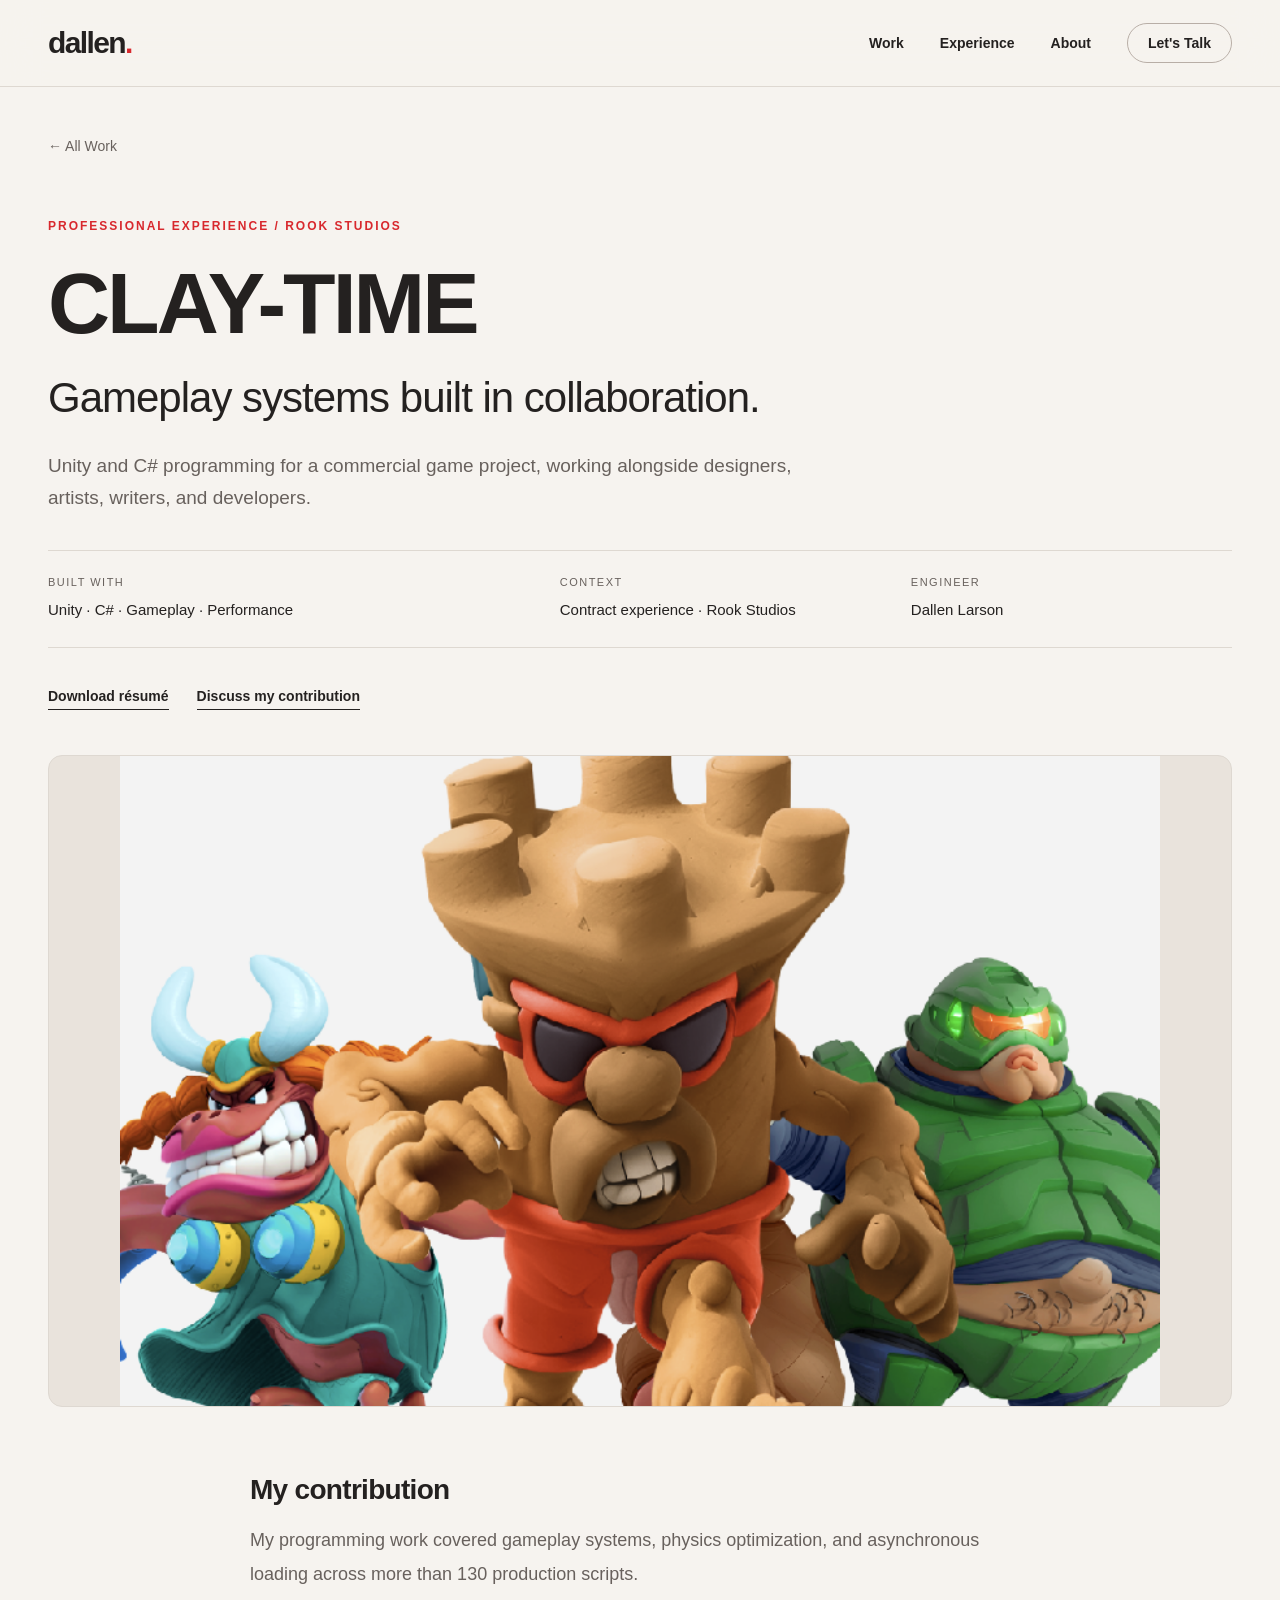
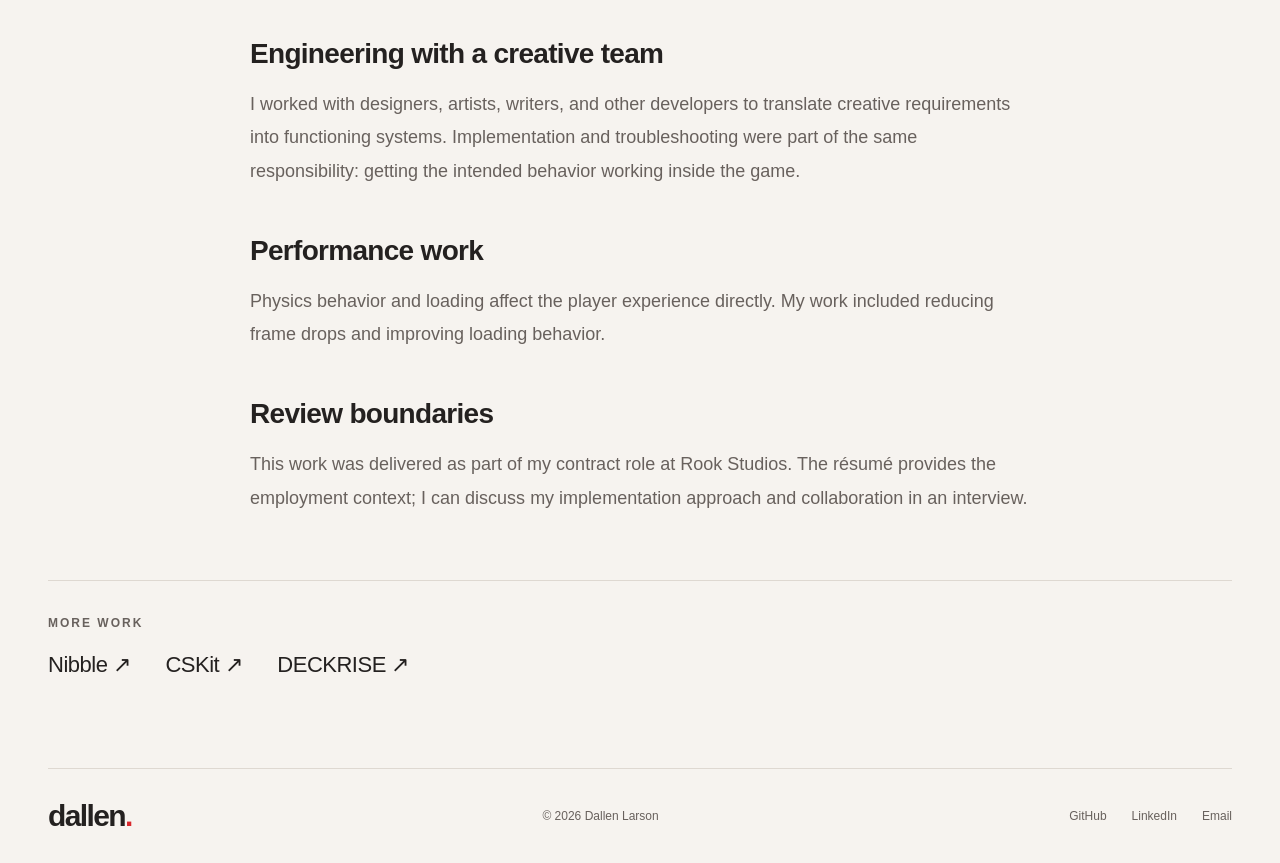
<file: work/clay/index.html>
<!doctype html><html lang="en"><head><meta charset="utf-8"><meta name="viewport" content="width=device-width, initial-scale=1"><title>CLAY-TIME — Unity Case Study | Dallen Larson</title>
<meta name="description" content="Unity and C# programming for a commercial game project, working alongside designers, artists, writers, and developers.">
<link rel="canonical" href="https://dallenlarson.com/work/clay/">
<meta name="theme-color" content="#db2329">
<meta property="og:title" content="CLAY-TIME — Unity Case Study | Dallen Larson"><meta property="og:description" content="Unity and C# programming for a commercial game project, working alongside designers, artists, writers, and developers.">
<meta property="og:type" content="website"><meta property="og:url" content="https://dallenlarson.com/work/clay/">
<meta property="og:image" content="https://dallenlarson.com/assets/social-card.png"><meta property="og:image:width" content="1200"><meta property="og:image:height" content="630"><meta property="og:image:alt" content="Dallen Larson — Software Engineer. C#/.NET, React and Applied AI.">
<meta name="twitter:card" content="summary_large_image"><meta name="twitter:title" content="CLAY-TIME — Unity Case Study | Dallen Larson"><meta name="twitter:description" content="Unity and C# programming for a commercial game project, working alongside designers, artists, writers, and developers."><meta name="twitter:image" content="https://dallenlarson.com/assets/social-card.png">
<script type="application/ld+json">{"@context": "https://schema.org", "@type": "WebPage", "name": "CLAY-TIME — Engineering case study", "url": "https://dallenlarson.com/work/clay/", "description": "Unity and C# programming for a commercial game project, working alongside designers, artists, writers, and developers.", "author": {"@type": "Person", "@id": "https://dallenlarson.com/#person", "name": "Dallen Larson", "url": "https://dallenlarson.com/"}}</script><link rel="icon" href="/favicon.svg" type="image/svg+xml"><link rel="stylesheet" href="/style.css"></head><body><a class="skip-link" href="#main">Skip to content</a><header class="site-header"><div class="container nav"><a class="brand" href="/" aria-label="Dallen Larson home">dallen<span>.</span></a><nav aria-label="Main navigation"><a href="/#projects">Work</a><a href="/#experience">Experience</a><a href="/#about">About</a><a class="nav-contact" href="mailto:dallen@dallenlarson.com">Let's Talk</a></nav></div></header><main id="main" class="container case-page"><a class="case-back" href="/#projects">← All Work</a><p class="eyebrow">PROFESSIONAL EXPERIENCE / ROOK STUDIOS</p><h1>CLAY-TIME</h1><p class="case-headline">Gameplay systems built in collaboration.</p><p class="case-summary">Unity and C# programming for a commercial game project, working alongside designers, artists, writers, and developers.</p><dl class="case-facts"><div><dt>BUILT WITH</dt><dd>Unity · C# · Gameplay · Performance</dd></div><div><dt>CONTEXT</dt><dd>Contract experience · Rook Studios</dd></div><div><dt>ENGINEER</dt><dd>Dallen Larson</dd></div></dl><div class="case-actions"><a class="text-link" href="/assets/Dallen-Larson-Resume.pdf">Download résumé</a><a class="text-link" href="mailto:dallen@dallenlarson.com">Discuss my contribution</a></div><figure class="case-visual"><img src="/assets/clay.png" alt="CLAY-TIME game artwork" loading="lazy"></figure><div class="case-body"><section><h2>My contribution</h2><p>My programming work covered gameplay systems, physics optimization, and asynchronous loading across more than 130 production scripts.</p></section><section><h2>Engineering with a creative team</h2><p>I worked with designers, artists, writers, and other developers to translate creative requirements into functioning systems. Implementation and troubleshooting were part of the same responsibility: getting the intended behavior working inside the game.</p></section><section><h2>Performance work</h2><p>Physics behavior and loading affect the player experience directly. My work included reducing frame drops and improving loading behavior.</p></section><section><h2>Review boundaries</h2><p>This work was delivered as part of my contract role at Rook Studios. The résumé provides the employment context; I can discuss my implementation approach and collaboration in an interview.</p></section></div><aside class="case-related"><p class="eyebrow">MORE WORK</p><a href="/work/nibble/">Nibble <span aria-hidden="true">↗</span></a><a href="/work/cskit/">CSKit <span aria-hidden="true">↗</span></a><a href="/work/deckrise/">DECKRISE <span aria-hidden="true">↗</span></a></aside></main><footer class="container footer"><a class="brand" href="/">dallen<span>.</span></a><p>© 2026 Dallen Larson</p><div><a href="https://github.com/DallenLarson">GitHub</a><a href="https://www.linkedin.com/in/dallen-larson/">LinkedIn</a><a href="mailto:dallen@dallenlarson.com">Email</a></div></footer></body></html>
</file>
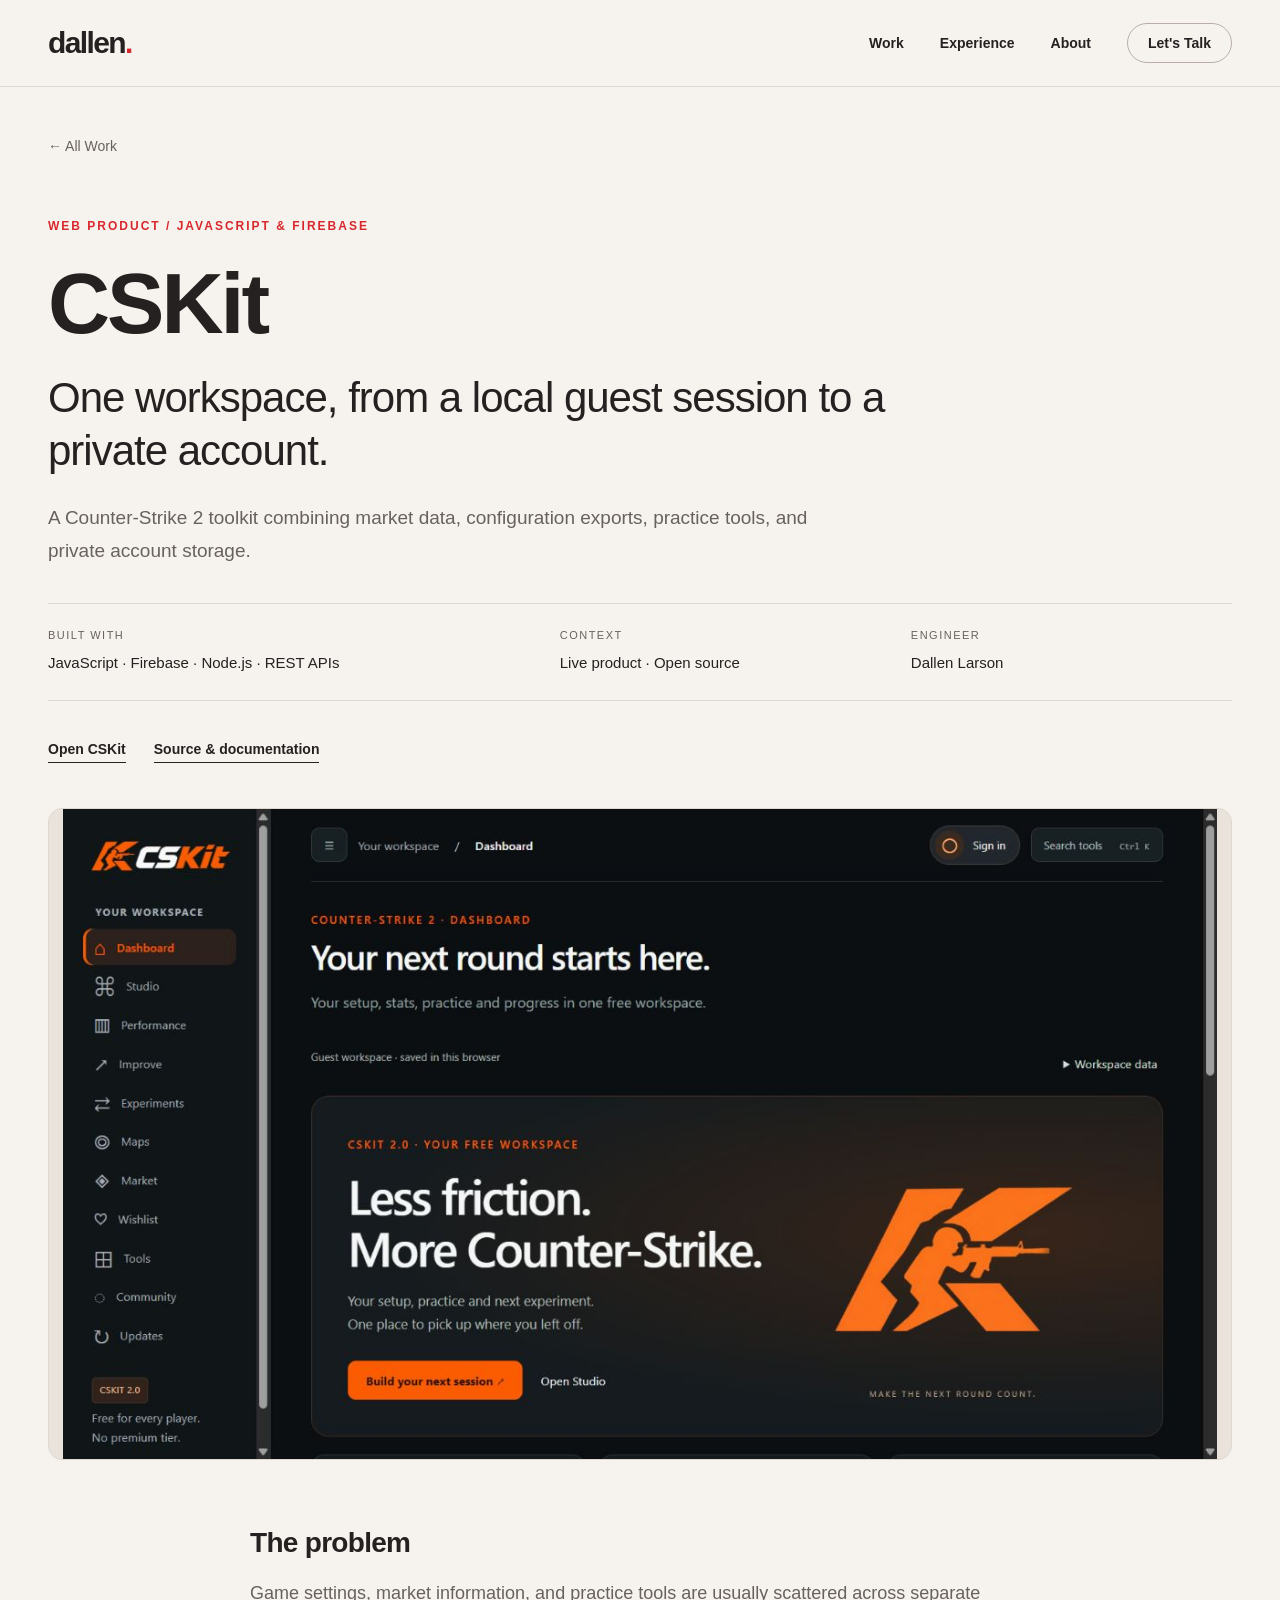
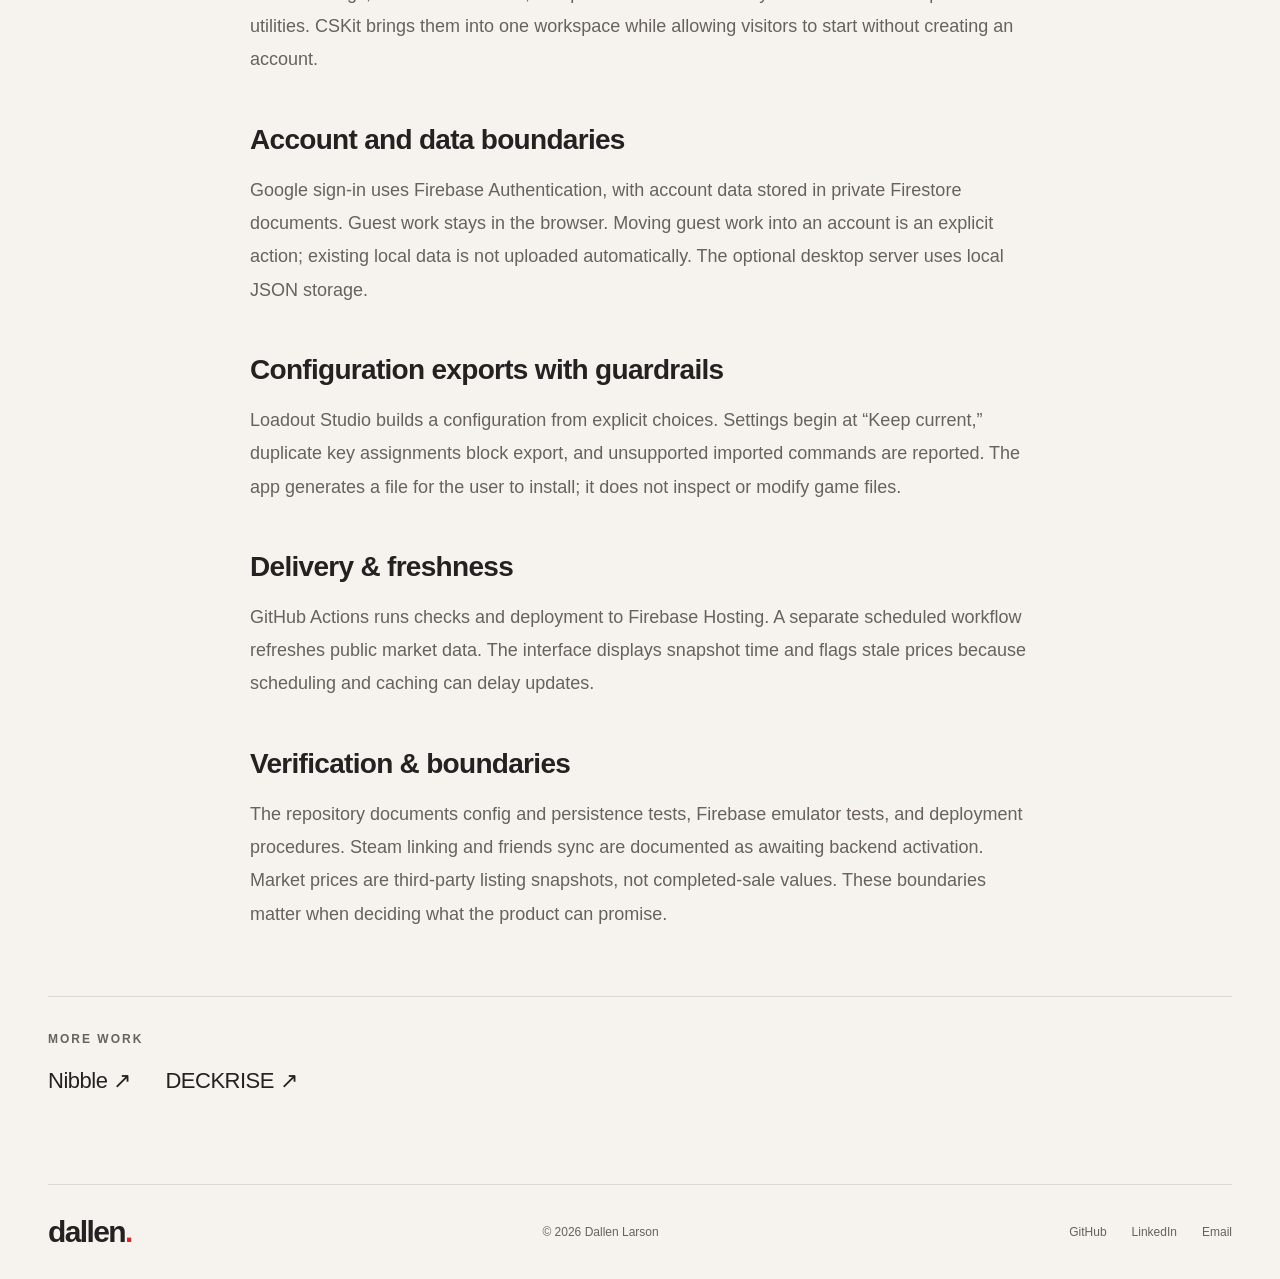
<file: work/cskit/index.html>
<!doctype html><html lang="en"><head><meta charset="utf-8"><meta name="viewport" content="width=device-width, initial-scale=1"><title>CSKit — JavaScript Case Study | Dallen Larson</title>
<meta name="description" content="A Counter-Strike 2 toolkit combining market data, configuration exports, practice tools, and private account storage.">
<link rel="canonical" href="https://dallenlarson.com/work/cskit/">
<meta name="theme-color" content="#db2329">
<meta property="og:title" content="CSKit — JavaScript Case Study | Dallen Larson"><meta property="og:description" content="A Counter-Strike 2 toolkit combining market data, configuration exports, practice tools, and private account storage.">
<meta property="og:type" content="website"><meta property="og:url" content="https://dallenlarson.com/work/cskit/">
<meta property="og:image" content="https://dallenlarson.com/assets/social-card.png"><meta property="og:image:width" content="1200"><meta property="og:image:height" content="630"><meta property="og:image:alt" content="Dallen Larson — Software Engineer. C#/.NET, React and Applied AI.">
<meta name="twitter:card" content="summary_large_image"><meta name="twitter:title" content="CSKit — JavaScript Case Study | Dallen Larson"><meta name="twitter:description" content="A Counter-Strike 2 toolkit combining market data, configuration exports, practice tools, and private account storage."><meta name="twitter:image" content="https://dallenlarson.com/assets/social-card.png">
<script type="application/ld+json">{"@context": "https://schema.org", "@type": "WebPage", "name": "CSKit — Engineering case study", "url": "https://dallenlarson.com/work/cskit/", "description": "A Counter-Strike 2 toolkit combining market data, configuration exports, practice tools, and private account storage.", "author": {"@type": "Person", "@id": "https://dallenlarson.com/#person", "name": "Dallen Larson", "url": "https://dallenlarson.com/"}}</script><link rel="icon" href="/favicon.svg" type="image/svg+xml"><link rel="stylesheet" href="/style.css"></head><body><a class="skip-link" href="#main">Skip to content</a><header class="site-header"><div class="container nav"><a class="brand" href="/" aria-label="Dallen Larson home">dallen<span>.</span></a><nav aria-label="Main navigation"><a href="/#projects">Work</a><a href="/#experience">Experience</a><a href="/#about">About</a><a class="nav-contact" href="mailto:dallen@dallenlarson.com">Let's Talk</a></nav></div></header><main id="main" class="container case-page"><a class="case-back" href="/#projects">← All Work</a><p class="eyebrow">WEB PRODUCT / JAVASCRIPT &amp; FIREBASE</p><h1>CSKit</h1><p class="case-headline">One workspace, from a local guest session to a private account.</p><p class="case-summary">A Counter-Strike 2 toolkit combining market data, configuration exports, practice tools, and private account storage.</p><dl class="case-facts"><div><dt>BUILT WITH</dt><dd>JavaScript · Firebase · Node.js · REST APIs</dd></div><div><dt>CONTEXT</dt><dd>Live product · Open source</dd></div><div><dt>ENGINEER</dt><dd>Dallen Larson</dd></div></dl><div class="case-actions"><a class="text-link" href="https://cskit.site">Open CSKit</a><a class="text-link" href="https://github.com/DallenLarson/cs2-atelier">Source &amp; documentation</a></div><figure class="case-visual"><img src="/assets/cskit.png" alt="CSKit Counter-Strike toolkit dashboard" loading="lazy"></figure><div class="case-body"><section><h2>The problem</h2><p>Game settings, market information, and practice tools are usually scattered across separate utilities. CSKit brings them into one workspace while allowing visitors to start without creating an account.</p></section><section><h2>Account and data boundaries</h2><p>Google sign-in uses Firebase Authentication, with account data stored in private Firestore documents. Guest work stays in the browser. Moving guest work into an account is an explicit action; existing local data is not uploaded automatically. The optional desktop server uses local JSON storage.</p></section><section><h2>Configuration exports with guardrails</h2><p>Loadout Studio builds a configuration from explicit choices. Settings begin at “Keep current,” duplicate key assignments block export, and unsupported imported commands are reported. The app generates a file for the user to install; it does not inspect or modify game files.</p></section><section><h2>Delivery &amp; freshness</h2><p>GitHub Actions runs checks and deployment to Firebase Hosting. A separate scheduled workflow refreshes public market data. The interface displays snapshot time and flags stale prices because scheduling and caching can delay updates.</p></section><section><h2>Verification &amp; boundaries</h2><p>The repository documents config and persistence tests, Firebase emulator tests, and deployment procedures. Steam linking and friends sync are documented as awaiting backend activation. Market prices are third-party listing snapshots, not completed-sale values. These boundaries matter when deciding what the product can promise.</p></section></div><aside class="case-related"><p class="eyebrow">MORE WORK</p><a href="/work/nibble/">Nibble <span aria-hidden="true">↗</span></a><a href="/work/deckrise/">DECKRISE <span aria-hidden="true">↗</span></a></aside></main><footer class="container footer"><a class="brand" href="/">dallen<span>.</span></a><p>© 2026 Dallen Larson</p><div><a href="https://github.com/DallenLarson">GitHub</a><a href="https://www.linkedin.com/in/dallen-larson/">LinkedIn</a><a href="mailto:dallen@dallenlarson.com">Email</a></div></footer></body></html>
</file>
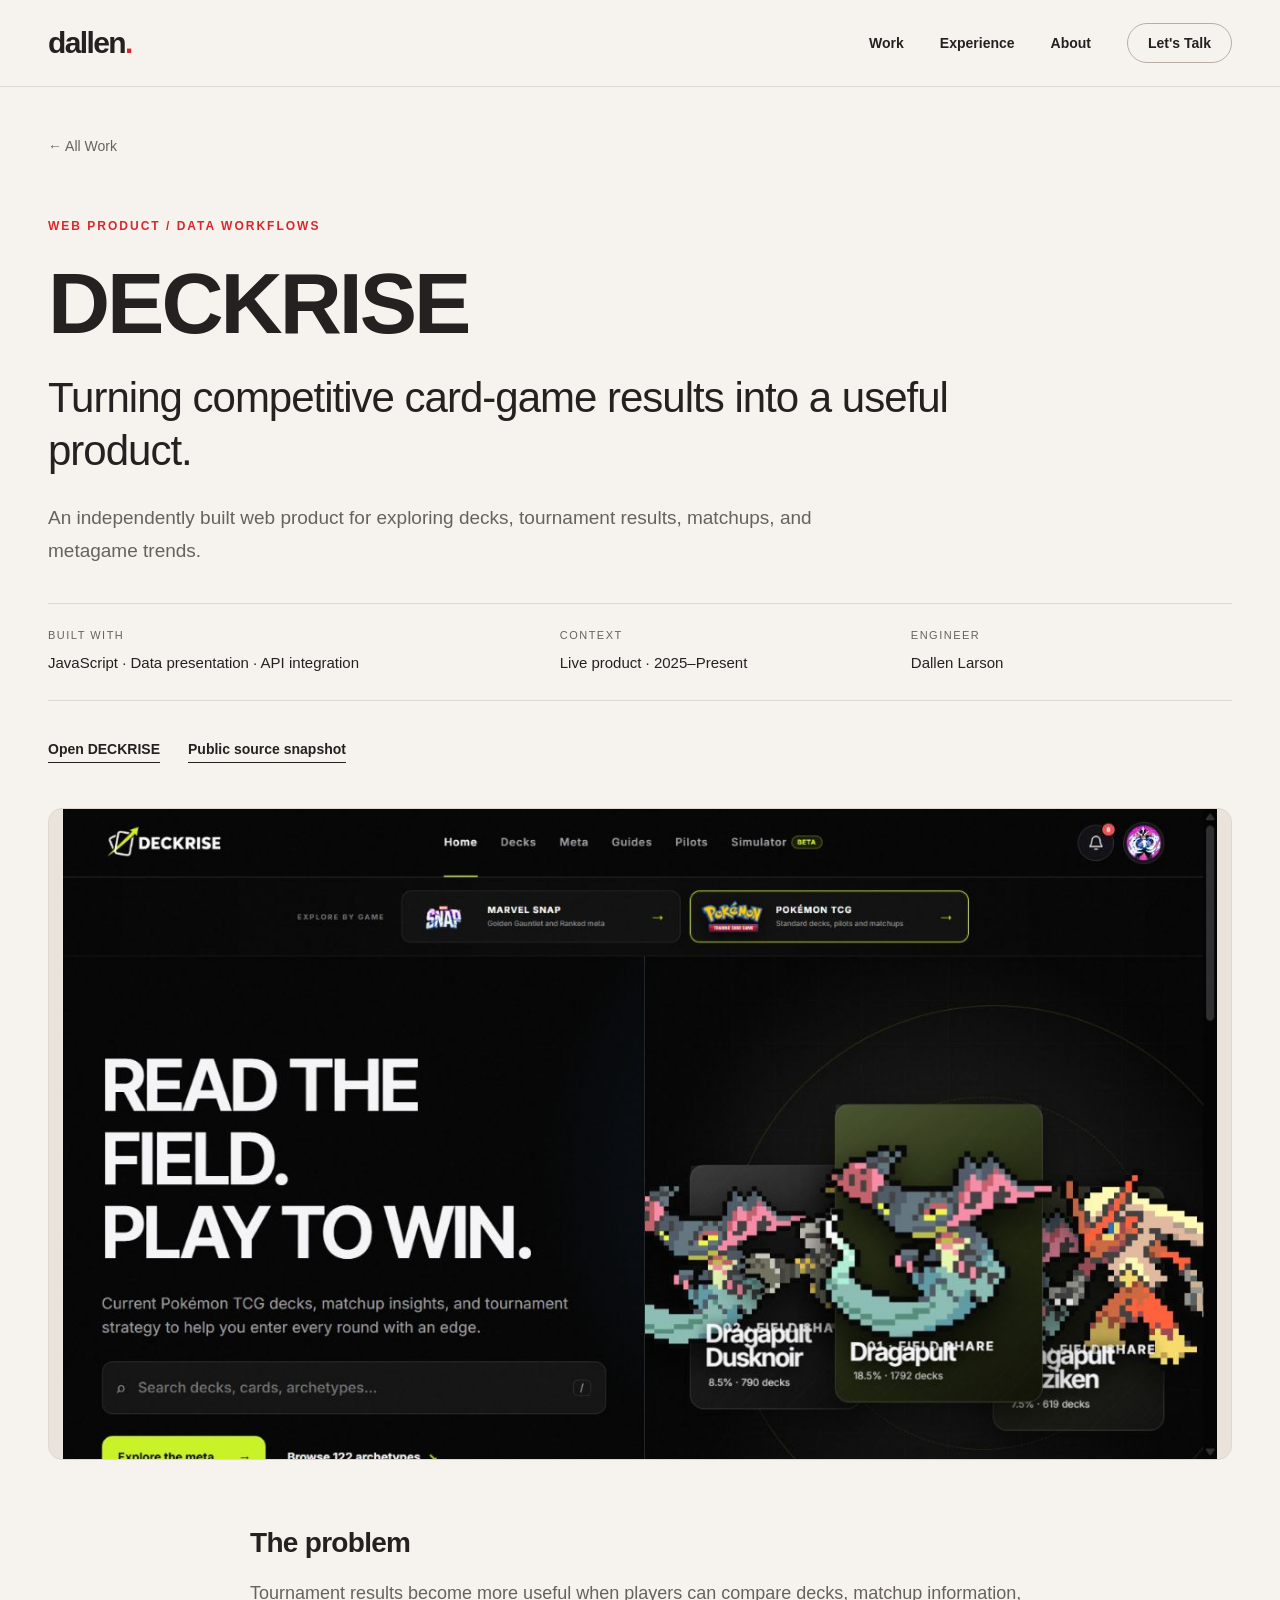
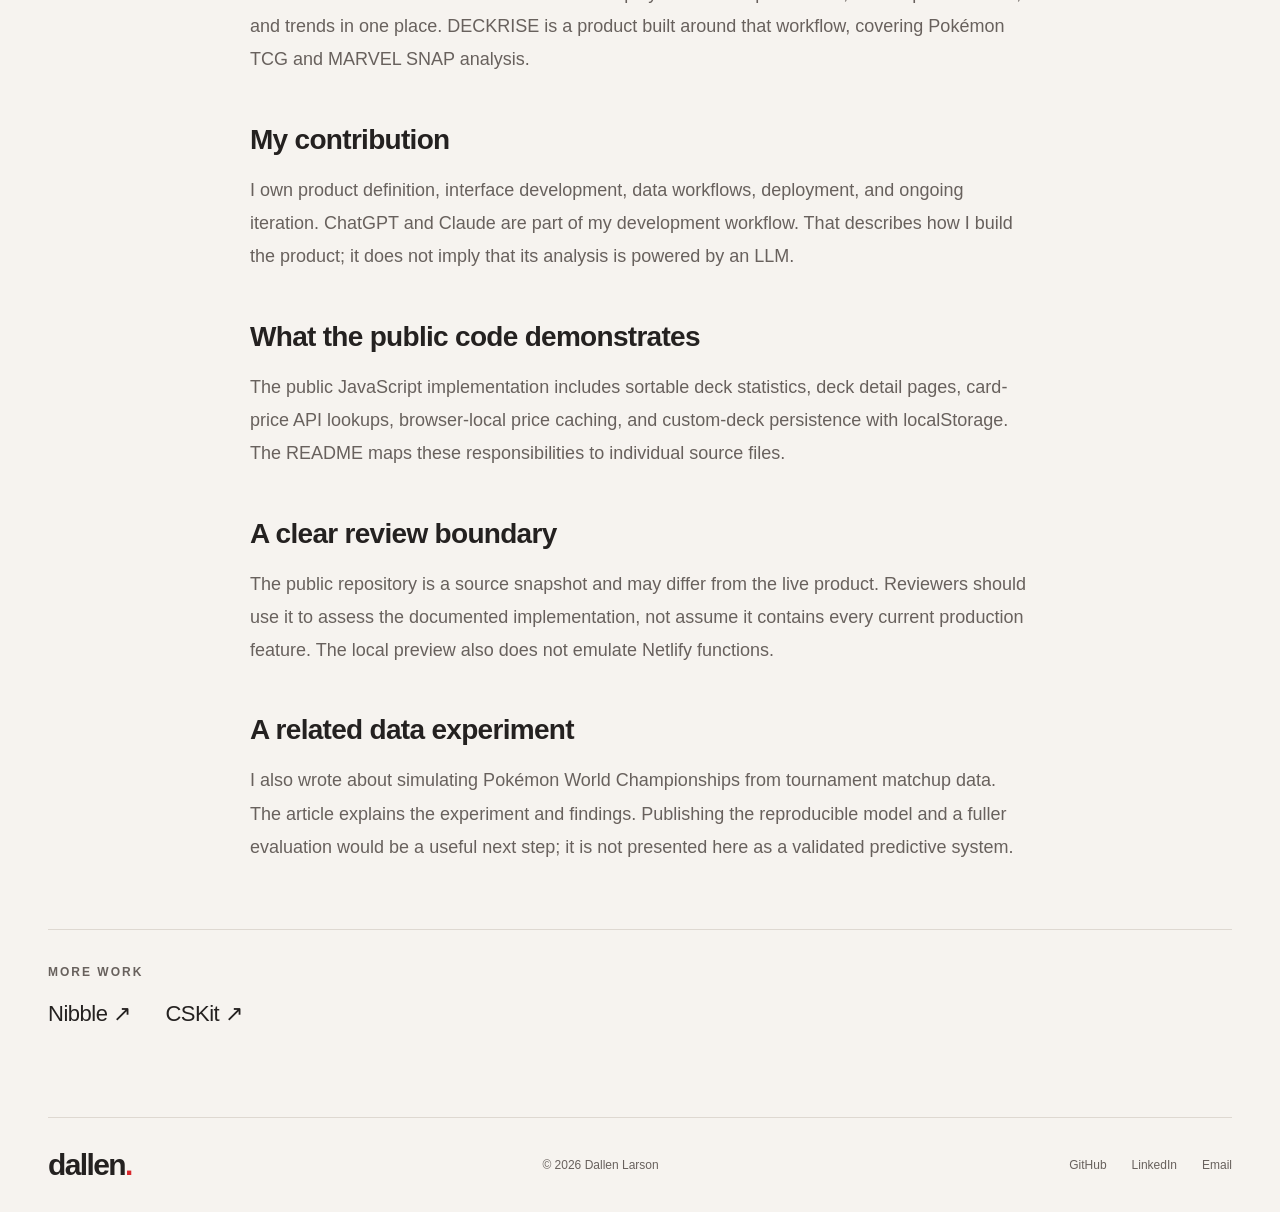
<file: work/deckrise/index.html>
<!doctype html><html lang="en"><head><meta charset="utf-8"><meta name="viewport" content="width=device-width, initial-scale=1"><title>DECKRISE — JavaScript Case Study | Dallen Larson</title>
<meta name="description" content="An independently built web product for exploring decks, tournament results, matchups, and metagame trends.">
<link rel="canonical" href="https://dallenlarson.com/work/deckrise/">
<meta name="theme-color" content="#db2329">
<meta property="og:title" content="DECKRISE — JavaScript Case Study | Dallen Larson"><meta property="og:description" content="An independently built web product for exploring decks, tournament results, matchups, and metagame trends.">
<meta property="og:type" content="website"><meta property="og:url" content="https://dallenlarson.com/work/deckrise/">
<meta property="og:image" content="https://dallenlarson.com/assets/social-card.png"><meta property="og:image:width" content="1200"><meta property="og:image:height" content="630"><meta property="og:image:alt" content="Dallen Larson — Software Engineer. C#/.NET, React and Applied AI.">
<meta name="twitter:card" content="summary_large_image"><meta name="twitter:title" content="DECKRISE — JavaScript Case Study | Dallen Larson"><meta name="twitter:description" content="An independently built web product for exploring decks, tournament results, matchups, and metagame trends."><meta name="twitter:image" content="https://dallenlarson.com/assets/social-card.png">
<script type="application/ld+json">{"@context": "https://schema.org", "@type": "WebPage", "name": "DECKRISE — Engineering case study", "url": "https://dallenlarson.com/work/deckrise/", "description": "An independently built web product for exploring decks, tournament results, matchups, and metagame trends.", "author": {"@type": "Person", "@id": "https://dallenlarson.com/#person", "name": "Dallen Larson", "url": "https://dallenlarson.com/"}}</script><link rel="icon" href="/favicon.svg" type="image/svg+xml"><link rel="stylesheet" href="/style.css"></head><body><a class="skip-link" href="#main">Skip to content</a><header class="site-header"><div class="container nav"><a class="brand" href="/" aria-label="Dallen Larson home">dallen<span>.</span></a><nav aria-label="Main navigation"><a href="/#projects">Work</a><a href="/#experience">Experience</a><a href="/#about">About</a><a class="nav-contact" href="mailto:dallen@dallenlarson.com">Let's Talk</a></nav></div></header><main id="main" class="container case-page"><a class="case-back" href="/#projects">← All Work</a><p class="eyebrow">WEB PRODUCT / DATA WORKFLOWS</p><h1>DECKRISE</h1><p class="case-headline">Turning competitive card-game results into a useful product.</p><p class="case-summary">An independently built web product for exploring decks, tournament results, matchups, and metagame trends.</p><dl class="case-facts"><div><dt>BUILT WITH</dt><dd>JavaScript · Data presentation · API integration</dd></div><div><dt>CONTEXT</dt><dd>Live product · 2025–Present</dd></div><div><dt>ENGINEER</dt><dd>Dallen Larson</dd></div></dl><div class="case-actions"><a class="text-link" href="https://deckrise.net">Open DECKRISE</a><a class="text-link" href="https://github.com/DallenLarson/DECKRISE-site">Public source snapshot</a></div><figure class="case-visual"><img src="/assets/deckrise.png" alt="DECKRISE competitive card-game analysis homepage" loading="lazy"></figure><div class="case-body"><section><h2>The problem</h2><p>Tournament results become more useful when players can compare decks, matchup information, and trends in one place. DECKRISE is a product built around that workflow, covering Pokémon TCG and MARVEL SNAP analysis.</p></section><section><h2>My contribution</h2><p>I own product definition, interface development, data workflows, deployment, and ongoing iteration. ChatGPT and Claude are part of my development workflow. That describes how I build the product; it does not imply that its analysis is powered by an LLM.</p></section><section><h2>What the public code demonstrates</h2><p>The public JavaScript implementation includes sortable deck statistics, deck detail pages, card-price API lookups, browser-local price caching, and custom-deck persistence with localStorage. The README maps these responsibilities to individual source files.</p></section><section><h2>A clear review boundary</h2><p>The public repository is a source snapshot and may differ from the live product. Reviewers should use it to assess the documented implementation, not assume it contains every current production feature. The local preview also does not emulate Netlify functions.</p></section><section><h2>A related data experiment</h2><p>I also wrote about simulating Pokémon World Championships from tournament matchup data. The article explains the experiment and findings. Publishing the reproducible model and a fuller evaluation would be a useful next step; it is not presented here as a validated predictive system.</p></section></div><aside class="case-related"><p class="eyebrow">MORE WORK</p><a href="/work/nibble/">Nibble <span aria-hidden="true">↗</span></a><a href="/work/cskit/">CSKit <span aria-hidden="true">↗</span></a></aside></main><footer class="container footer"><a class="brand" href="/">dallen<span>.</span></a><p>© 2026 Dallen Larson</p><div><a href="https://github.com/DallenLarson">GitHub</a><a href="https://www.linkedin.com/in/dallen-larson/">LinkedIn</a><a href="mailto:dallen@dallenlarson.com">Email</a></div></footer></body></html>
</file>
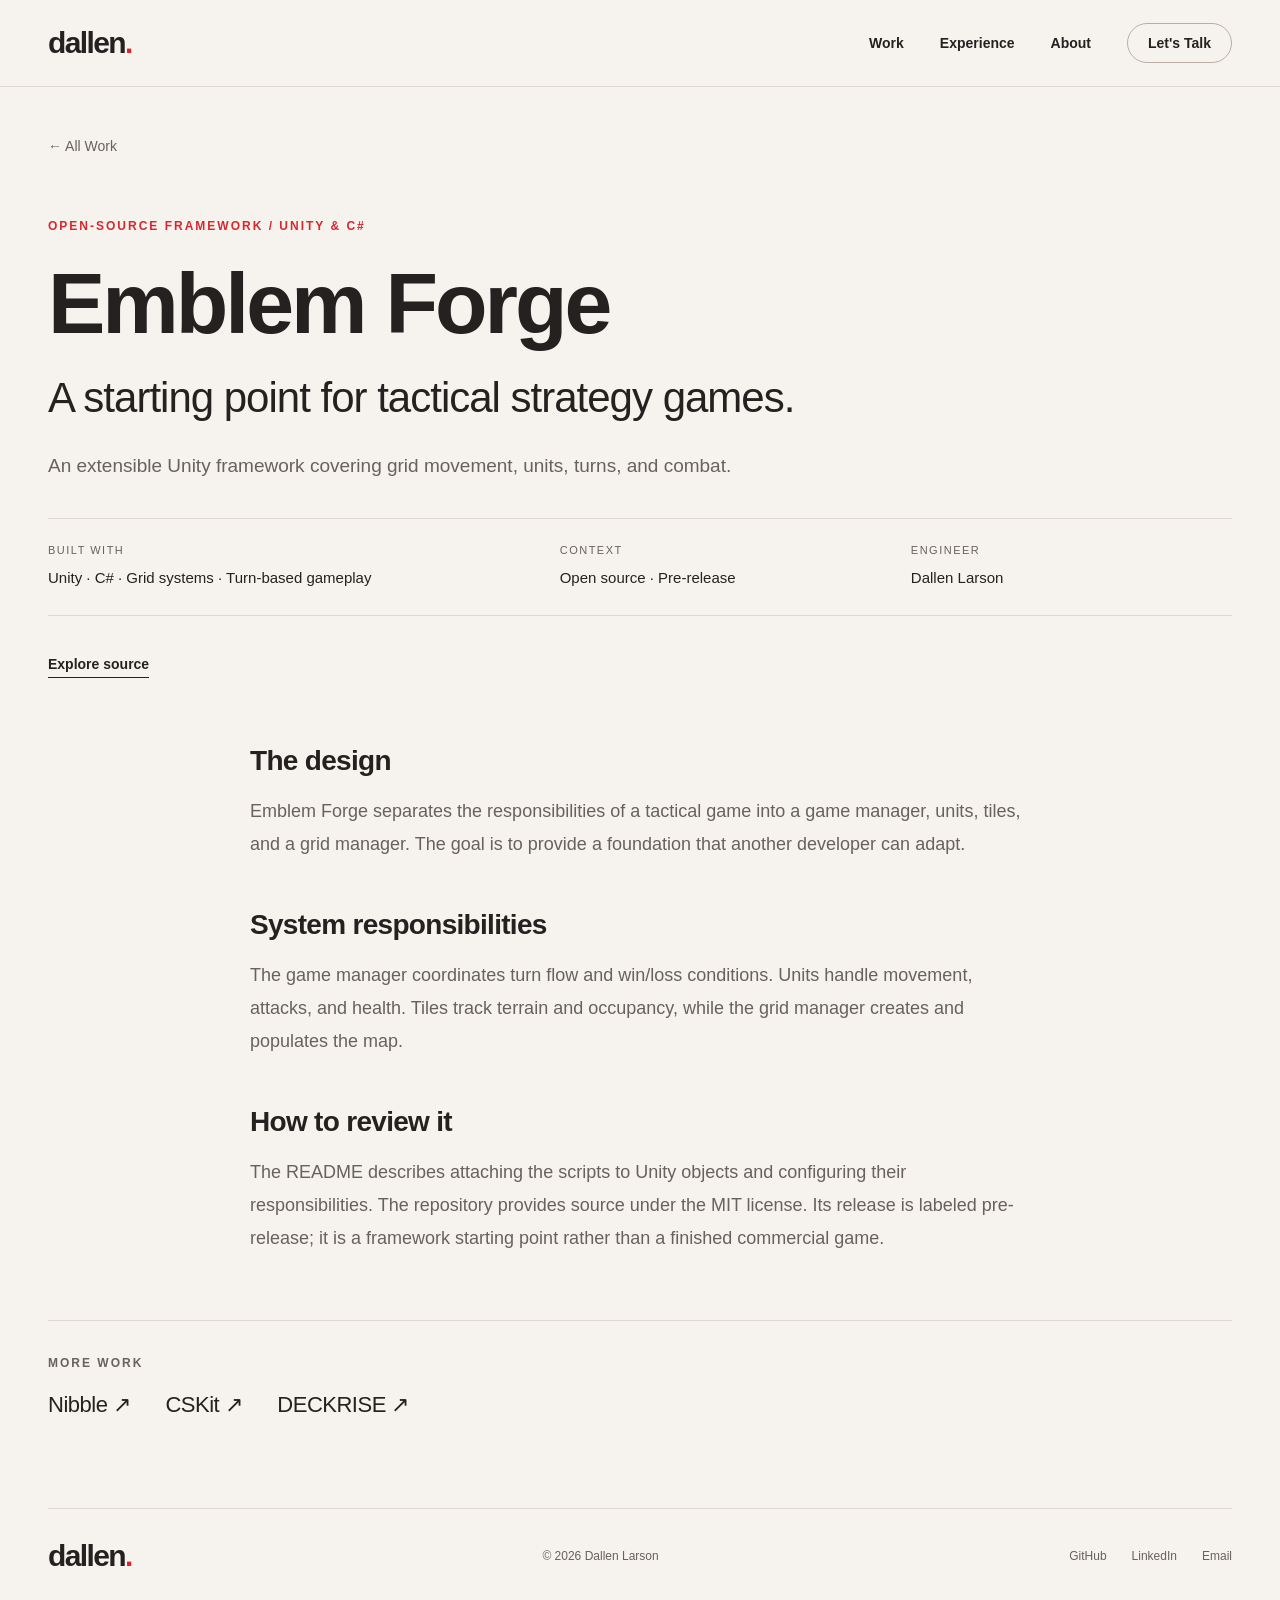
<file: work/emblem/index.html>
<!doctype html><html lang="en"><head><meta charset="utf-8"><meta name="viewport" content="width=device-width, initial-scale=1"><title>Emblem Forge — Unity Case Study | Dallen Larson</title>
<meta name="description" content="An extensible Unity framework covering grid movement, units, turns, and combat.">
<link rel="canonical" href="https://dallenlarson.com/work/emblem/">
<meta name="theme-color" content="#db2329">
<meta property="og:title" content="Emblem Forge — Unity Case Study | Dallen Larson"><meta property="og:description" content="An extensible Unity framework covering grid movement, units, turns, and combat.">
<meta property="og:type" content="website"><meta property="og:url" content="https://dallenlarson.com/work/emblem/">
<meta property="og:image" content="https://dallenlarson.com/assets/social-card.png"><meta property="og:image:width" content="1200"><meta property="og:image:height" content="630"><meta property="og:image:alt" content="Dallen Larson — Software Engineer. C#/.NET, React and Applied AI.">
<meta name="twitter:card" content="summary_large_image"><meta name="twitter:title" content="Emblem Forge — Unity Case Study | Dallen Larson"><meta name="twitter:description" content="An extensible Unity framework covering grid movement, units, turns, and combat."><meta name="twitter:image" content="https://dallenlarson.com/assets/social-card.png">
<script type="application/ld+json">{"@context": "https://schema.org", "@type": "WebPage", "name": "Emblem Forge — Engineering case study", "url": "https://dallenlarson.com/work/emblem/", "description": "An extensible Unity framework covering grid movement, units, turns, and combat.", "author": {"@type": "Person", "@id": "https://dallenlarson.com/#person", "name": "Dallen Larson", "url": "https://dallenlarson.com/"}}</script><link rel="icon" href="/favicon.svg" type="image/svg+xml"><link rel="stylesheet" href="/style.css"></head><body><a class="skip-link" href="#main">Skip to content</a><header class="site-header"><div class="container nav"><a class="brand" href="/" aria-label="Dallen Larson home">dallen<span>.</span></a><nav aria-label="Main navigation"><a href="/#projects">Work</a><a href="/#experience">Experience</a><a href="/#about">About</a><a class="nav-contact" href="mailto:dallen@dallenlarson.com">Let's Talk</a></nav></div></header><main id="main" class="container case-page"><a class="case-back" href="/#projects">← All Work</a><p class="eyebrow">OPEN-SOURCE FRAMEWORK / UNITY &amp; C#</p><h1>Emblem Forge</h1><p class="case-headline">A starting point for tactical strategy games.</p><p class="case-summary">An extensible Unity framework covering grid movement, units, turns, and combat.</p><dl class="case-facts"><div><dt>BUILT WITH</dt><dd>Unity · C# · Grid systems · Turn-based gameplay</dd></div><div><dt>CONTEXT</dt><dd>Open source · Pre-release</dd></div><div><dt>ENGINEER</dt><dd>Dallen Larson</dd></div></dl><div class="case-actions"><a class="text-link" href="https://github.com/DallenLarson/EmblemForge">Explore source</a></div><div class="case-body"><section><h2>The design</h2><p>Emblem Forge separates the responsibilities of a tactical game into a game manager, units, tiles, and a grid manager. The goal is to provide a foundation that another developer can adapt.</p></section><section><h2>System responsibilities</h2><p>The game manager coordinates turn flow and win/loss conditions. Units handle movement, attacks, and health. Tiles track terrain and occupancy, while the grid manager creates and populates the map.</p></section><section><h2>How to review it</h2><p>The README describes attaching the scripts to Unity objects and configuring their responsibilities. The repository provides source under the MIT license. Its release is labeled pre-release; it is a framework starting point rather than a finished commercial game.</p></section></div><aside class="case-related"><p class="eyebrow">MORE WORK</p><a href="/work/nibble/">Nibble <span aria-hidden="true">↗</span></a><a href="/work/cskit/">CSKit <span aria-hidden="true">↗</span></a><a href="/work/deckrise/">DECKRISE <span aria-hidden="true">↗</span></a></aside></main><footer class="container footer"><a class="brand" href="/">dallen<span>.</span></a><p>© 2026 Dallen Larson</p><div><a href="https://github.com/DallenLarson">GitHub</a><a href="https://www.linkedin.com/in/dallen-larson/">LinkedIn</a><a href="mailto:dallen@dallenlarson.com">Email</a></div></footer></body></html>
</file>
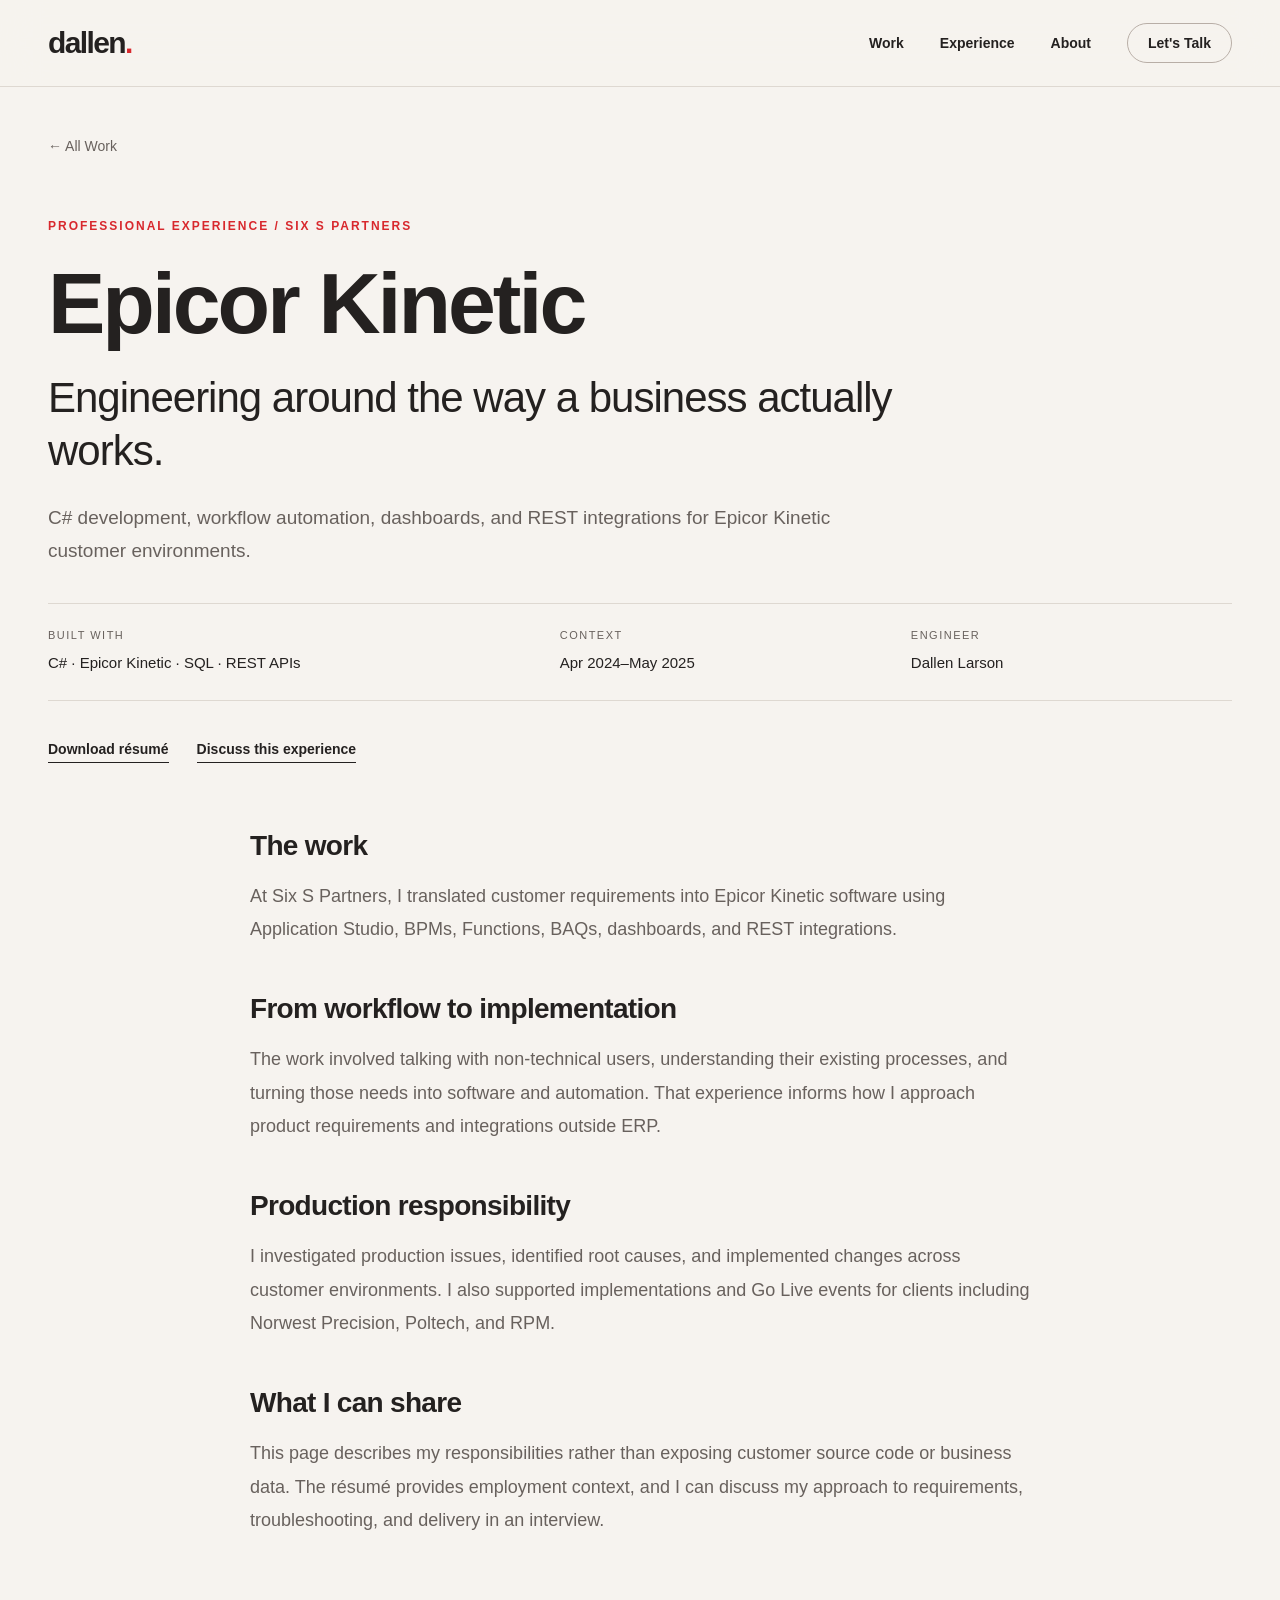
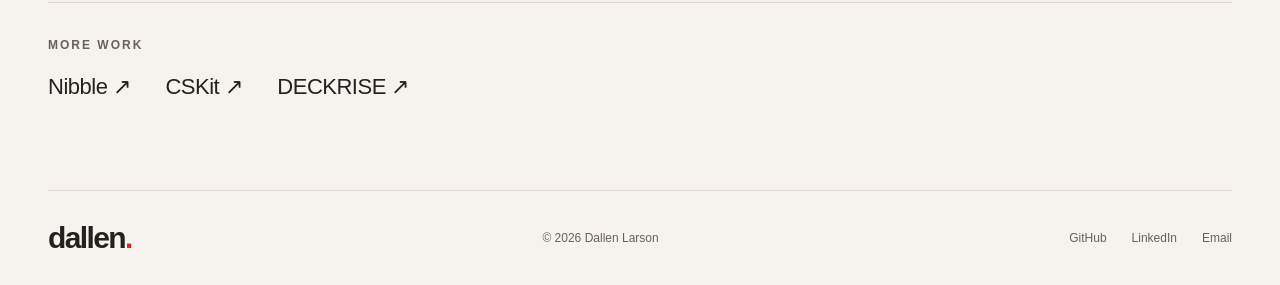
<file: work/epicor/index.html>
<!doctype html><html lang="en"><head><meta charset="utf-8"><meta name="viewport" content="width=device-width, initial-scale=1"><title>Epicor Kinetic — C# Case Study | Dallen Larson</title>
<meta name="description" content="C# development, workflow automation, dashboards, and REST integrations for Epicor Kinetic customer environments.">
<link rel="canonical" href="https://dallenlarson.com/work/epicor/">
<meta name="theme-color" content="#db2329">
<meta property="og:title" content="Epicor Kinetic — C# Case Study | Dallen Larson"><meta property="og:description" content="C# development, workflow automation, dashboards, and REST integrations for Epicor Kinetic customer environments.">
<meta property="og:type" content="website"><meta property="og:url" content="https://dallenlarson.com/work/epicor/">
<meta property="og:image" content="https://dallenlarson.com/assets/social-card.png"><meta property="og:image:width" content="1200"><meta property="og:image:height" content="630"><meta property="og:image:alt" content="Dallen Larson — Software Engineer. C#/.NET, React and Applied AI.">
<meta name="twitter:card" content="summary_large_image"><meta name="twitter:title" content="Epicor Kinetic — C# Case Study | Dallen Larson"><meta name="twitter:description" content="C# development, workflow automation, dashboards, and REST integrations for Epicor Kinetic customer environments."><meta name="twitter:image" content="https://dallenlarson.com/assets/social-card.png">
<script type="application/ld+json">{"@context": "https://schema.org", "@type": "WebPage", "name": "Epicor Kinetic — Engineering case study", "url": "https://dallenlarson.com/work/epicor/", "description": "C# development, workflow automation, dashboards, and REST integrations for Epicor Kinetic customer environments.", "author": {"@type": "Person", "@id": "https://dallenlarson.com/#person", "name": "Dallen Larson", "url": "https://dallenlarson.com/"}}</script><link rel="icon" href="/favicon.svg" type="image/svg+xml"><link rel="stylesheet" href="/style.css"></head><body><a class="skip-link" href="#main">Skip to content</a><header class="site-header"><div class="container nav"><a class="brand" href="/" aria-label="Dallen Larson home">dallen<span>.</span></a><nav aria-label="Main navigation"><a href="/#projects">Work</a><a href="/#experience">Experience</a><a href="/#about">About</a><a class="nav-contact" href="mailto:dallen@dallenlarson.com">Let's Talk</a></nav></div></header><main id="main" class="container case-page"><a class="case-back" href="/#projects">← All Work</a><p class="eyebrow">PROFESSIONAL EXPERIENCE / SIX S PARTNERS</p><h1>Epicor Kinetic</h1><p class="case-headline">Engineering around the way a business actually works.</p><p class="case-summary">C# development, workflow automation, dashboards, and REST integrations for Epicor Kinetic customer environments.</p><dl class="case-facts"><div><dt>BUILT WITH</dt><dd>C# · Epicor Kinetic · SQL · REST APIs</dd></div><div><dt>CONTEXT</dt><dd>Apr 2024–May 2025</dd></div><div><dt>ENGINEER</dt><dd>Dallen Larson</dd></div></dl><div class="case-actions"><a class="text-link" href="/assets/Dallen-Larson-Resume.pdf">Download résumé</a><a class="text-link" href="mailto:dallen@dallenlarson.com">Discuss this experience</a></div><div class="case-body"><section><h2>The work</h2><p>At Six S Partners, I translated customer requirements into Epicor Kinetic software using Application Studio, BPMs, Functions, BAQs, dashboards, and REST integrations.</p></section><section><h2>From workflow to implementation</h2><p>The work involved talking with non-technical users, understanding their existing processes, and turning those needs into software and automation. That experience informs how I approach product requirements and integrations outside ERP.</p></section><section><h2>Production responsibility</h2><p>I investigated production issues, identified root causes, and implemented changes across customer environments. I also supported implementations and Go Live events for clients including Norwest Precision, Poltech, and RPM.</p></section><section><h2>What I can share</h2><p>This page describes my responsibilities rather than exposing customer source code or business data. The résumé provides employment context, and I can discuss my approach to requirements, troubleshooting, and delivery in an interview.</p></section></div><aside class="case-related"><p class="eyebrow">MORE WORK</p><a href="/work/nibble/">Nibble <span aria-hidden="true">↗</span></a><a href="/work/cskit/">CSKit <span aria-hidden="true">↗</span></a><a href="/work/deckrise/">DECKRISE <span aria-hidden="true">↗</span></a></aside></main><footer class="container footer"><a class="brand" href="/">dallen<span>.</span></a><p>© 2026 Dallen Larson</p><div><a href="https://github.com/DallenLarson">GitHub</a><a href="https://www.linkedin.com/in/dallen-larson/">LinkedIn</a><a href="mailto:dallen@dallenlarson.com">Email</a></div></footer></body></html>
</file>
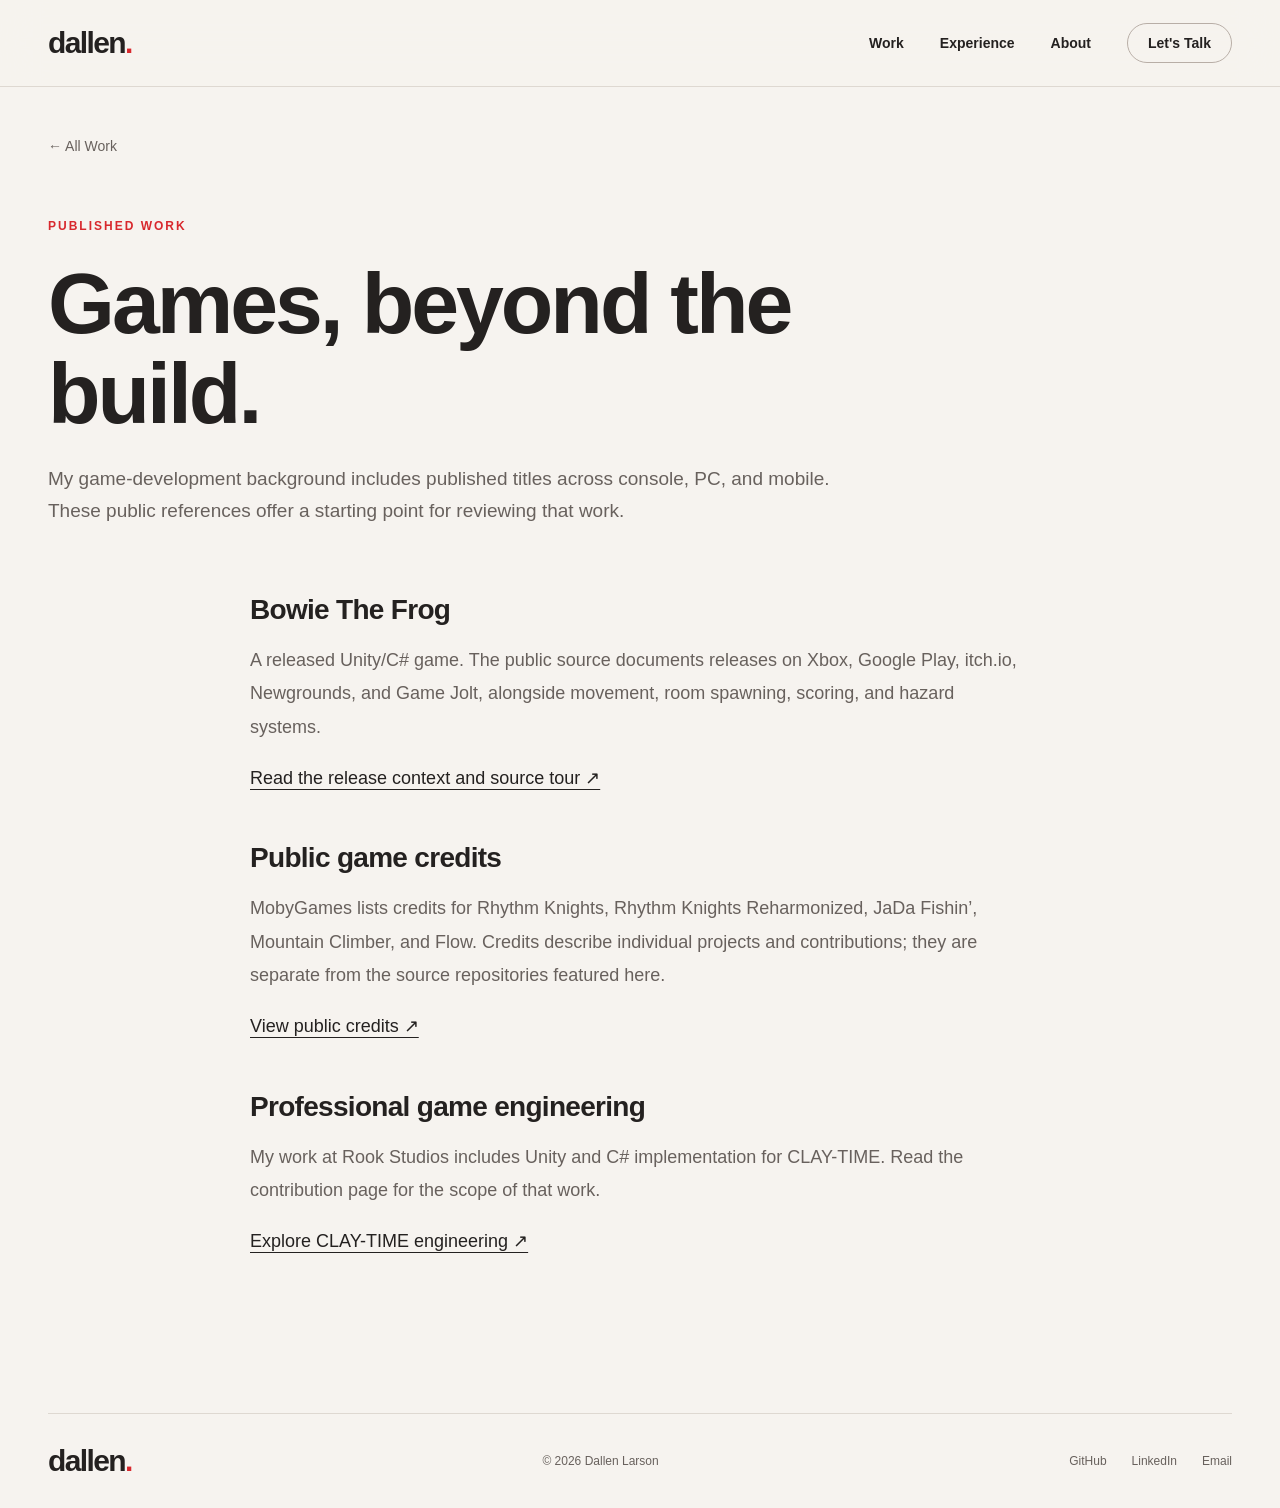
<file: work/games/index.html>
<!doctype html><html lang="en"><head><meta charset="utf-8"><meta name="viewport" content="width=device-width, initial-scale=1"><title>Game Releases &amp; Credits | Dallen Larson</title>
<meta name="description" content="Selected published games, public credits, and Unity engineering by Dallen Larson.">
<link rel="canonical" href="https://dallenlarson.com/work/games/">
<meta name="theme-color" content="#db2329">
<meta property="og:title" content="Game Releases &amp; Credits | Dallen Larson"><meta property="og:description" content="Selected published games, public credits, and Unity engineering by Dallen Larson.">
<meta property="og:type" content="website"><meta property="og:url" content="https://dallenlarson.com/work/games/">
<meta property="og:image" content="https://dallenlarson.com/assets/social-card.png"><meta property="og:image:width" content="1200"><meta property="og:image:height" content="630"><meta property="og:image:alt" content="Dallen Larson — Software Engineer. C#/.NET, React and Applied AI.">
<meta name="twitter:card" content="summary_large_image"><meta name="twitter:title" content="Game Releases &amp; Credits | Dallen Larson"><meta name="twitter:description" content="Selected published games, public credits, and Unity engineering by Dallen Larson."><meta name="twitter:image" content="https://dallenlarson.com/assets/social-card.png">
<script type="application/ld+json">{"@context": "https://schema.org", "@type": "WebPage", "name": "Dallen Larson — Game Releases & Credits", "url": "https://dallenlarson.com/work/games/"}</script><link rel="icon" href="/favicon.svg"><link rel="stylesheet" href="/style.css"></head><body><a class="skip-link" href="#main">Skip to content</a><header class="site-header"><div class="container nav"><a class="brand" href="/" aria-label="Dallen Larson home">dallen<span>.</span></a><nav aria-label="Main navigation"><a href="/#projects">Work</a><a href="/#experience">Experience</a><a href="/#about">About</a><a class="nav-contact" href="mailto:dallen@dallenlarson.com">Let's Talk</a></nav></div></header><main id="main" class="container case-page"><a class="case-back" href="/#projects">← All Work</a><p class="eyebrow">PUBLISHED WORK</p><h1>Games, beyond the build.</h1><p class="case-summary">My game-development background includes published titles across console, PC, and mobile. These public references offer a starting point for reviewing that work.</p><div class="case-body"><section><h2>Bowie The Frog</h2><p>A released Unity/C# game. The public source documents releases on Xbox, Google Play, itch.io, Newgrounds, and Game Jolt, alongside movement, room spawning, scoring, and hazard systems.</p><p><a href="https://github.com/DallenLarson/BowieTheFrog">Read the release context and source tour ↗</a></p></section><section><h2>Public game credits</h2><p>MobyGames lists credits for Rhythm Knights, Rhythm Knights Reharmonized, JaDa Fishin’, Mountain Climber, and Flow. Credits describe individual projects and contributions; they are separate from the source repositories featured here.</p><p><a href="https://www.mobygames.com/person/1239479/dallen-larson/">View public credits ↗</a></p></section><section><h2>Professional game engineering</h2><p>My work at Rook Studios includes Unity and C# implementation for CLAY-TIME. Read the contribution page for the scope of that work.</p><p><a href="/work/clay/">Explore CLAY-TIME engineering ↗</a></p></section></div></main><footer class="container footer"><a class="brand" href="/">dallen<span>.</span></a><p>© 2026 Dallen Larson</p><div><a href="https://github.com/DallenLarson">GitHub</a><a href="https://www.linkedin.com/in/dallen-larson/">LinkedIn</a><a href="mailto:dallen@dallenlarson.com">Email</a></div></footer></body></html>
</file>
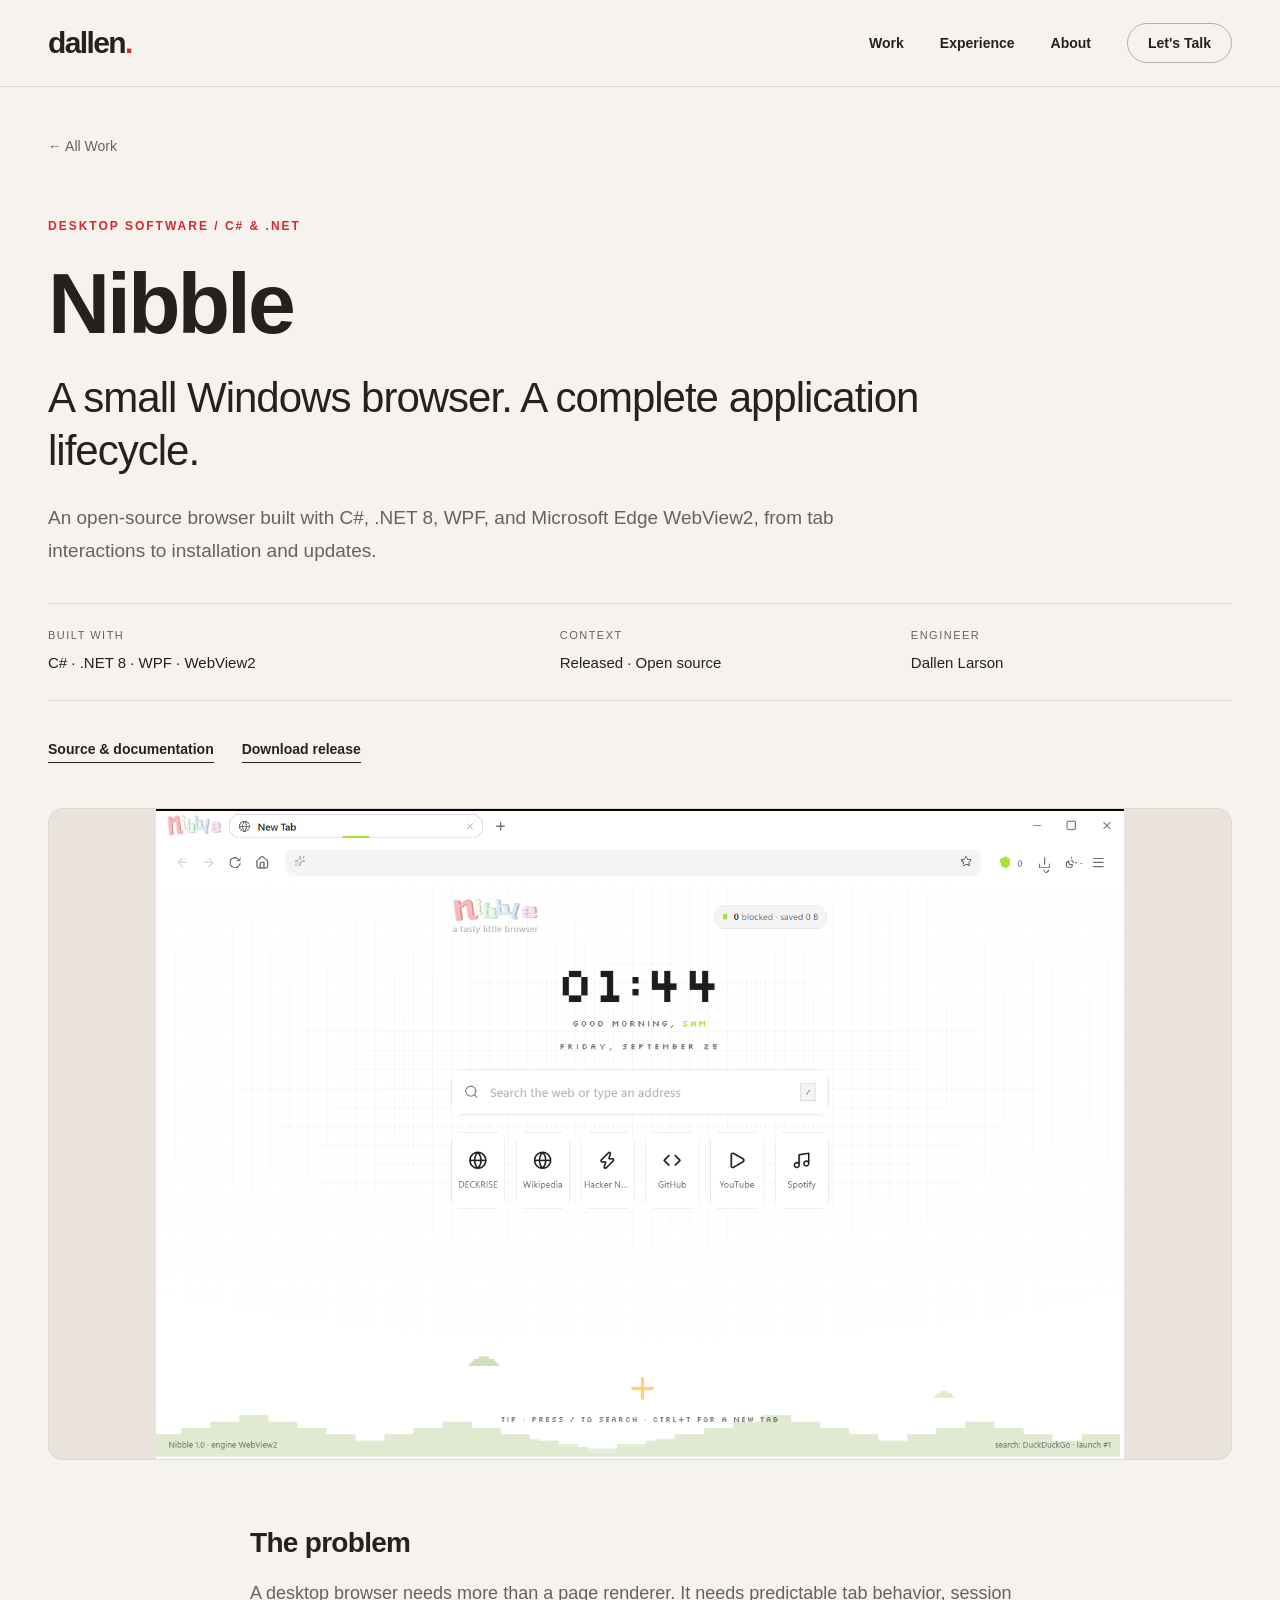
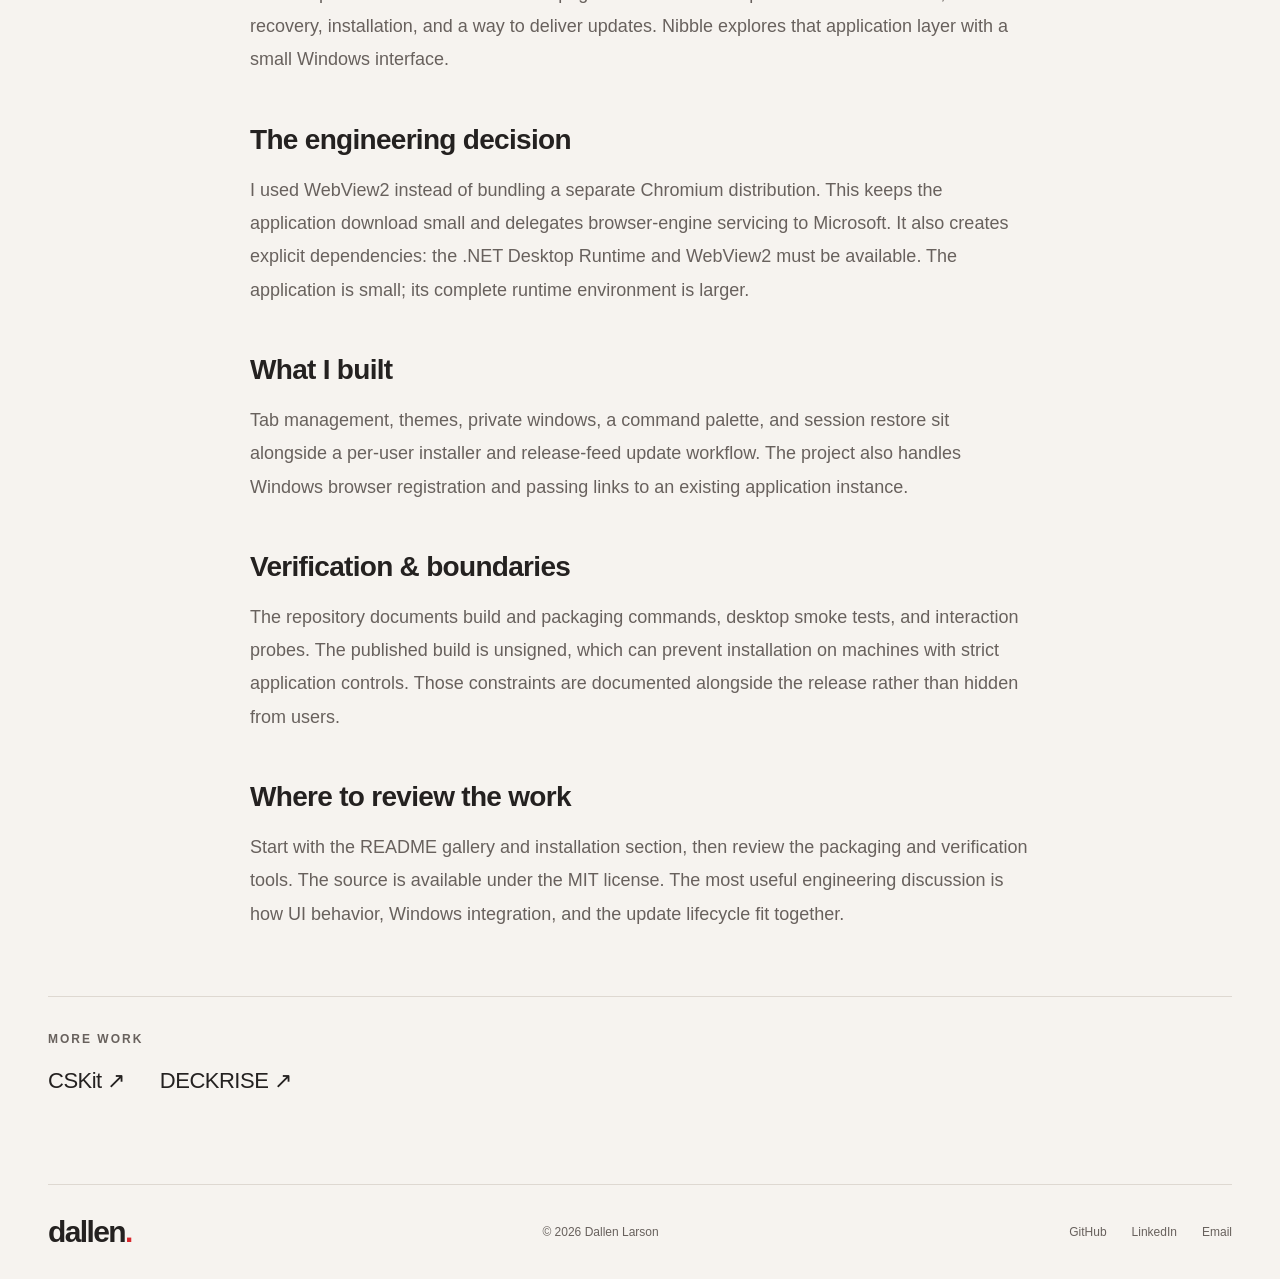
<file: work/nibble/index.html>
<!doctype html><html lang="en"><head><meta charset="utf-8"><meta name="viewport" content="width=device-width, initial-scale=1"><title>Nibble — C# Case Study | Dallen Larson</title>
<meta name="description" content="An open-source browser built with C#, .NET 8, WPF, and Microsoft Edge WebView2, from tab interactions to installation and updates.">
<link rel="canonical" href="https://dallenlarson.com/work/nibble/">
<meta name="theme-color" content="#db2329">
<meta property="og:title" content="Nibble — C# Case Study | Dallen Larson"><meta property="og:description" content="An open-source browser built with C#, .NET 8, WPF, and Microsoft Edge WebView2, from tab interactions to installation and updates.">
<meta property="og:type" content="website"><meta property="og:url" content="https://dallenlarson.com/work/nibble/">
<meta property="og:image" content="https://dallenlarson.com/assets/social-card.png"><meta property="og:image:width" content="1200"><meta property="og:image:height" content="630"><meta property="og:image:alt" content="Dallen Larson — Software Engineer. C#/.NET, React and Applied AI.">
<meta name="twitter:card" content="summary_large_image"><meta name="twitter:title" content="Nibble — C# Case Study | Dallen Larson"><meta name="twitter:description" content="An open-source browser built with C#, .NET 8, WPF, and Microsoft Edge WebView2, from tab interactions to installation and updates."><meta name="twitter:image" content="https://dallenlarson.com/assets/social-card.png">
<script type="application/ld+json">{"@context": "https://schema.org", "@type": "WebPage", "name": "Nibble — Engineering case study", "url": "https://dallenlarson.com/work/nibble/", "description": "An open-source browser built with C#, .NET 8, WPF, and Microsoft Edge WebView2, from tab interactions to installation and updates.", "author": {"@type": "Person", "@id": "https://dallenlarson.com/#person", "name": "Dallen Larson", "url": "https://dallenlarson.com/"}}</script><link rel="icon" href="/favicon.svg" type="image/svg+xml"><link rel="stylesheet" href="/style.css"></head><body><a class="skip-link" href="#main">Skip to content</a><header class="site-header"><div class="container nav"><a class="brand" href="/" aria-label="Dallen Larson home">dallen<span>.</span></a><nav aria-label="Main navigation"><a href="/#projects">Work</a><a href="/#experience">Experience</a><a href="/#about">About</a><a class="nav-contact" href="mailto:dallen@dallenlarson.com">Let's Talk</a></nav></div></header><main id="main" class="container case-page"><a class="case-back" href="/#projects">← All Work</a><p class="eyebrow">DESKTOP SOFTWARE / C# &amp; .NET</p><h1>Nibble</h1><p class="case-headline">A small Windows browser. A complete application lifecycle.</p><p class="case-summary">An open-source browser built with C#, .NET 8, WPF, and Microsoft Edge WebView2, from tab interactions to installation and updates.</p><dl class="case-facts"><div><dt>BUILT WITH</dt><dd>C# · .NET 8 · WPF · WebView2</dd></div><div><dt>CONTEXT</dt><dd>Released · Open source</dd></div><div><dt>ENGINEER</dt><dd>Dallen Larson</dd></div></dl><div class="case-actions"><a class="text-link" href="https://github.com/DallenLarson/nibble">Source &amp; documentation</a><a class="text-link" href="https://github.com/DallenLarson/nibble/releases/latest">Download release</a></div><figure class="case-visual"><img src="/assets/nibble.png" alt="Nibble Windows browser interface" loading="lazy"></figure><div class="case-body"><section><h2>The problem</h2><p>A desktop browser needs more than a page renderer. It needs predictable tab behavior, session recovery, installation, and a way to deliver updates. Nibble explores that application layer with a small Windows interface.</p></section><section><h2>The engineering decision</h2><p>I used WebView2 instead of bundling a separate Chromium distribution. This keeps the application download small and delegates browser-engine servicing to Microsoft. It also creates explicit dependencies: the .NET Desktop Runtime and WebView2 must be available. The application is small; its complete runtime environment is larger.</p></section><section><h2>What I built</h2><p>Tab management, themes, private windows, a command palette, and session restore sit alongside a per-user installer and release-feed update workflow. The project also handles Windows browser registration and passing links to an existing application instance.</p></section><section><h2>Verification &amp; boundaries</h2><p>The repository documents build and packaging commands, desktop smoke tests, and interaction probes. The published build is unsigned, which can prevent installation on machines with strict application controls. Those constraints are documented alongside the release rather than hidden from users.</p></section><section><h2>Where to review the work</h2><p>Start with the README gallery and installation section, then review the packaging and verification tools. The source is available under the MIT license. The most useful engineering discussion is how UI behavior, Windows integration, and the update lifecycle fit together.</p></section></div><aside class="case-related"><p class="eyebrow">MORE WORK</p><a href="/work/cskit/">CSKit <span aria-hidden="true">↗</span></a><a href="/work/deckrise/">DECKRISE <span aria-hidden="true">↗</span></a></aside></main><footer class="container footer"><a class="brand" href="/">dallen<span>.</span></a><p>© 2026 Dallen Larson</p><div><a href="https://github.com/DallenLarson">GitHub</a><a href="https://www.linkedin.com/in/dallen-larson/">LinkedIn</a><a href="mailto:dallen@dallenlarson.com">Email</a></div></footer></body></html>
</file>
<file: style.css>
:root{--paper:#f6f3ef;--ink:#242120;--muted:#68615d;--red:#d8282d;--line:#ded8d1;--white:#fffdfa}*{box-sizing:border-box}html{scroll-behavior:smooth;scroll-padding-top:100px}body{margin:0;background:var(--paper);color:var(--ink);font-family:Inter,-apple-system,BlinkMacSystemFont,"Segoe UI",sans-serif;-webkit-font-smoothing:antialiased}a{color:inherit;text-decoration:none}button,input{font:inherit}button,a,input{-webkit-tap-highlight-color:transparent}button{cursor:pointer}a,button{touch-action:manipulation}a:focus-visible,button:focus-visible,input:focus-visible{outline:3px solid var(--red);outline-offset:5px}button:hover,a:hover{color:var(--red)}.container{width:min(1240px,calc(100% - 96px));margin-inline:auto}.site-header{position:sticky;top:0;z-index:10;background:rgba(246,243,239,.94);backdrop-filter:blur(20px);border-bottom:1px solid var(--line)}.nav{height:86px;display:flex;align-items:center;justify-content:space-between}.brand{font-size:30px;font-weight:760;letter-spacing:-1.6px}.brand span{color:var(--red)}nav{display:flex;align-items:center;gap:36px;font-size:14px;font-weight:550}.nav-contact{border:1px solid #b8aea6;padding:11px 20px;border-radius:30px}.hero{display:grid;grid-template-columns:1.12fr 1fr;gap:60px;align-items:center;padding-block:72px 62px}.eyebrow{font-size:12px;letter-spacing:2px;font-weight:650;margin:0 0 25px}.hero h1{font-size:clamp(52px,5.7vw,82px);line-height:1.04;letter-spacing:-4px;font-weight:650;margin:0 0 28px}.hero h1 span{color:var(--red)}.hero-description{max-width:465px;font-size:18px;line-height:1.65;color:var(--muted)}.hero-actions{display:flex;gap:30px;align-items:center;margin-top:30px}.button{display:inline-flex;justify-content:center;align-items:center;min-height:48px;padding:14px 25px;border-radius:30px;font-size:14px;font-weight:600;transition:background .2s,transform .2s}.primary{background:var(--red);color:white}.primary:hover{background:#b91920;color:white;transform:translateY(-2px)}.text-link{font-size:14px;font-weight:600;border-bottom:1px solid var(--ink);padding:5px 0}.hero-location{font-size:12px;color:var(--muted);margin:37px 0 0}.hero-location span{margin:0 13px;color:#b1a49c}.portrait{margin:0;position:relative;border-radius:12px;overflow:hidden;background:var(--red);aspect-ratio:.86}.portrait img{display:block;width:100%;height:100%;object-fit:cover}.portrait figcaption{position:absolute;inset:auto 0 0;display:flex;justify-content:space-between;gap:15px;padding:30px 24px 20px;color:#fff;font-size:12px;background:linear-gradient(transparent,rgba(0,0,0,.7))}.stack{display:flex;justify-content:space-between;align-items:center;border-block:1px solid var(--line);padding-block:25px;gap:20px}.stack>span{font-size:18px;font-weight:600;letter-spacing:-.4px}.stack-focus{display:flex;gap:14px;align-items:center}.stack small{font-size:10px;font-weight:500;text-transform:uppercase;letter-spacing:1px;color:var(--red);padding:7px 10px;border:1px solid #dcafa8;border-radius:20px}.section{padding-block:105px}.section-heading{display:flex;justify-content:space-between;align-items:flex-end;margin-bottom:34px}h2{font-size:clamp(36px,4vw,55px);font-weight:600;letter-spacing:-2.2px;line-height:1.12;margin:0}.section-heading p:not(.eyebrow){font-size:16px;line-height:1.6;color:var(--muted);margin:0 0 4px}.project-tools{display:flex;justify-content:space-between;gap:24px;align-items:center;margin-bottom:30px}.filters{display:flex;flex-wrap:wrap;gap:6px}.filter{border:0;border-radius:24px;padding:10px 17px;font-size:14px;background:transparent;color:var(--muted)}.filter.active{background:var(--ink);color:white}#search{border:0;border-bottom:1px solid #beb5ad;background:transparent;padding:10px 0;font-size:14px;width:165px;border-radius:0}.project-grid{display:grid;grid-template-columns:1fr 1fr;gap:28px}.project{overflow:hidden;border-radius:14px;background:var(--white);border:1px solid #e5dfd8}.featured{grid-column:1/-1}.project-image{height:320px;overflow:hidden;display:flex;align-items:center;justify-content:center}.project-image img{width:100%;height:100%;object-fit:cover;transition:transform .6s}.nibble-image{height:470px;background:#e7ded5;padding:40px 90px 0}.nibble-image img{object-fit:cover;object-position:top;border-radius:8px 8px 0 0;box-shadow:0 10px 40px #51423825}.atelier-image{background:#ddd7d0;padding:24px 24px 0}.atelier-image img{object-fit:cover;object-position:top left;border-radius:6px 6px 0 0}.clay-image{background:#202021}.clay-image img{object-fit:cover}.project-content{padding:31px}.project-meta{display:flex;justify-content:space-between;gap:12px;font-size:10px;letter-spacing:1.3px;color:var(--muted);font-weight:600;margin-bottom:20px}h3{font-size:27px;line-height:1.15;letter-spacing:-.8px;font-weight:600;margin:0 0 15px}.project-content>p{font-size:16px;line-height:1.65;color:var(--muted);max-width:700px;margin:0 0 25px}.tech{font-size:12px;color:var(--muted)}.project-bottom{display:flex;justify-content:space-between;gap:24px;align-items:center}.project-links{display:flex;flex-wrap:wrap;gap:24px;margin-top:25px}.project-bottom .project-links{margin-top:0}.project-links a,.project-links button{font-size:14px;font-weight:600;background:none;border:0;border-bottom:1px solid #b5a99f;padding:0 0 5px;color:var(--ink)}.project-links a:hover,.project-links button:hover{color:var(--red);border-color:var(--red)}.text-project .project-content{padding:36px}.text-project h3{font-size:34px}.enterprise{background:#ece6de}.more-work{display:flex;flex-wrap:wrap;gap:13px 25px;font-size:12px;color:var(--muted);margin:30px 0 0;line-height:1.7}.more-work a{text-decoration:underline;text-underline-offset:4px}.experience-section{background:#242120;color:var(--paper);padding-block:95px}.experience-layout{display:grid;grid-template-columns:1fr 1.1fr;gap:85px}.experience-layout h2{font-size:44px}.experience-layout .eyebrow{color:#e68c70}.section-intro{color:#bcb3ab;line-height:1.7;max-width:320px}.timeline article{padding:26px 0;border-top:1px solid #4b4440}.timeline article:first-child{padding-top:0;border-top:0}.timeline article:last-child{padding-bottom:0}.role-date{font-size:11px;letter-spacing:1.5px;color:#c5b6aa;margin:0 0 12px}.timeline h3{font-size:21px;letter-spacing:-.4px}.timeline h3 span{display:block;color:#e49b84;font-size:14px;letter-spacing:0;margin-top:9px}.timeline article>p:last-child{color:#bcb3ab;font-size:15px;line-height:1.7;margin-bottom:0}.about-layout{display:grid;grid-template-columns:1fr 1.1fr;gap:85px}.large-copy{font-size:26px;line-height:1.4;letter-spacing:-.7px;margin:0 0 25px}.about-copy>p:not(.large-copy){color:var(--muted);line-height:1.8;font-size:16px}.expertise{border-top:1px solid var(--line);margin-top:30px;padding-top:25px;display:grid;gap:22px;grid-template-columns:1fr 1fr}.expertise h3{font-size:14px;letter-spacing:0}.expertise p{font-size:13px;line-height:1.7;color:var(--muted);margin:0}.contact-section{border-top:1px solid var(--line);text-align:center;padding-block:80px 90px}.contact-section h2{font-size:clamp(40px,5.5vw,72px);margin-bottom:30px}.contact-section .eyebrow{color:var(--red)}.email-link{display:block;font-size:14px;color:var(--muted);margin-top:20px}.footer{border-top:1px solid var(--line);padding-block:28px;display:flex;justify-content:space-between;align-items:center;gap:25px}.footer p,.footer>div{font-size:12px;color:var(--muted)}.footer>div{display:flex;gap:25px}.skip-link{position:fixed;top:-100px;left:20px;z-index:100;background:white;padding:15px}.skip-link:focus{top:10px}[hidden]{display:none!important}dialog{border:1px solid var(--line);background:var(--paper);color:var(--ink);border-radius:18px;padding:0;width:min(640px,calc(100% - 32px));max-height:85vh}dialog::backdrop{background:#17131199;backdrop-filter:blur(6px)}.dialog-inner{padding:45px}.dialog-close{position:absolute;top:10px;right:15px;background:none;border:0;font-size:30px;width:40px;height:40px}.dialog-inner h2{font-size:38px;margin-bottom:25px}.dialog-inner p,.dialog-inner li{font-size:16px;line-height:1.7;color:var(--muted)}.dialog-inner h3{font-size:18px;letter-spacing:0;margin-top:25px}.dialog-inner a{color:var(--red);text-decoration:underline}body:has(dialog[open]){overflow:hidden}@media(min-width:1500px){.hero{padding-block:85px}.portrait{max-height:620px}}@media(max-width:1000px){.container{width:calc(100% - 56px)}.hero{gap:35px}.hero h1{font-size:59px;letter-spacing:-3px}.hero-description{font-size:16px}.stack{flex-wrap:wrap}.stack>span{font-size:16px}.stack-focus{gap:8px}.nibble-image{height:370px;padding:30px 45px 0}.project-image:not(.nibble-image){height:250px}.experience-layout,.about-layout{gap:45px}.experience-layout h2{font-size:37px}.project-bottom{align-items:flex-start;flex-direction:column}.project-meta{flex-wrap:wrap;font-size:9px}}@media(max-width:700px){.container{width:calc(100% - 40px)}.nav{height:72px}nav{gap:18px;font-size:12px}nav>a:nth-child(2),nav>a:nth-child(3){display:none}.nav-contact{padding:9px 15px}.hero{grid-template-columns:1fr;padding-block:45px 35px;gap:35px}.hero h1{font-size:clamp(49px,11vw,73px);letter-spacing:-2.8px}.eyebrow{font-size:10px;letter-spacing:1.6px;margin-bottom:22px}.hero-description{font-size:17px;max-width:100%}.hero-location{margin-top:25px}.portrait{aspect-ratio:1.05;max-height:480px}.portrait img{object-position:center 42%}.stack{justify-content:flex-start;gap:20px 27px;padding-block:22px}.stack>span{font-size:14px}.stack small{font-size:9px}.section{padding-block:65px}.section-heading{display:block}.section-heading>p{margin-top:20px!important;font-size:14px!important}.project-tools{display:block}.filters{gap:2px}.filter{font-size:12px;padding:10px 12px}#search{width:100%;margin-top:14px}.project-grid{grid-template-columns:1fr;gap:22px}.featured{grid-column:auto}.nibble-image{height:235px;padding:22px 20px 0}.project-image:not(.nibble-image){height:235px}.project-content,.text-project .project-content{padding:24px}.project-content h3{font-size:27px}.project-content>p{font-size:15px}.project-meta{font-size:9px;gap:8px}.project-links{gap:20px}.more-work{display:block}.more-work a{display:block;margin-top:12px}.experience-section{padding-block:60px}.experience-layout,.about-layout{grid-template-columns:1fr;gap:35px}.experience-layout h2{font-size:38px}.section-intro{max-width:100%}.large-copy{font-size:23px}.expertise{gap:18px}.contact-section{padding-block:55px 65px}.footer{flex-wrap:wrap}.footer>div{width:100%;justify-content:space-between}.dialog-inner{padding:40px 25px 25px}.dialog-inner h2{font-size:32px}}@media(prefers-reduced-motion:reduce){html{scroll-behavior:auto}*,*::before,*::after{transition:none!important;animation:none!important}}
/* Keep secondary metadata readable across screen sizes. */
.project-meta,.role-date,.eyebrow{font-size:12px}
.stack small{font-size:12px;letter-spacing:.3px}
@media(min-width:701px) and (max-width:900px){.hero h1{font-size:48px;letter-spacing:-2.5px}.hero{gap:28px}.hero .eyebrow{letter-spacing:1px}.portrait figcaption{font-size:12px;padding:24px 14px 16px}.portrait figcaption span:last-child{display:none}.stack-focus{flex-wrap:wrap}.experience-layout,.about-layout{gap:30px}}
/* Release platforms share one monochrome visual language. */
.release-section{padding-block:70px 75px}.release-heading{text-align:center}.release-heading .eyebrow{color:var(--red);margin-bottom:16px}.release-heading h2{font-size:40px}.release-heading>p:last-child{font-size:16px;line-height:1.7;color:var(--muted);max-width:640px;margin:20px auto 0}.platforms{list-style:none;padding:0;margin:38px 0 0;display:grid;grid-template-columns:repeat(6,1fr);gap:22px}.platforms li{display:flex;align-items:center;justify-content:center;flex-direction:column;gap:16px;font-size:14px;font-weight:550}.platforms img,.social-icon img{opacity:.78}.platforms img{width:32px;height:32px;object-fit:contain}.release-evidence{display:flex;justify-content:center;flex-wrap:wrap;gap:18px 30px;margin-top:34px;font-size:13px;color:var(--muted)}.release-evidence a{border-bottom:1px solid var(--line);padding-bottom:5px}.career-heading{display:flex;align-items:flex-end;justify-content:space-between;gap:50px;margin-bottom:45px}.career-heading .eyebrow{color:#e49b84}.career-heading>p{max-width:390px;color:#bcb3ab;font-size:17px;line-height:1.7;margin:0}.career-grid{display:grid;grid-template-columns:1fr 1fr;gap:24px}.career-card{background:#2d2926;border:1px solid #49413b;border-radius:14px;padding:34px;min-width:0}.career-top{display:flex;justify-content:space-between;gap:15px;flex-wrap:wrap;margin-bottom:24px}.career-category{font-size:12px;letter-spacing:1.3px;color:#e49b84}.career-top .role-date{margin:0;font-size:12px;letter-spacing:.8px}.career-card h3{font-size:34px;margin-bottom:10px}.career-role{font-size:16px;color:#e9dfd5;margin:0 0 24px}.career-summary{font-size:18px;line-height:1.6;max-width:660px;color:#e2d8cf;margin:0 0 22px}.career-card ul{padding-left:18px;margin:0;color:#bcb3ab;font-size:15px;line-height:1.8}.career-card li+li{margin-top:10px}.career-stack{font-size:12px;color:#c5b6aa;border-top:1px solid #49413b;padding-top:23px;margin:28px 0 0;line-height:1.8}.career-link{border:0;border-bottom:1px solid #b6a69a;background:none;color:#f6f3ef;padding:0 0 6px;margin-top:22px;font-size:14px}.career-link:hover{color:#f0aa91}.career-erp{grid-column:1/-1;background:#332c27;border-color:#695247}.erp-contributions{display:grid;grid-template-columns:repeat(3,1fr);gap:35px;margin-top:32px}.erp-contributions h4{font-size:16px;margin:0 0 12px;font-weight:600}.erp-contributions p{font-size:15px;color:#c6b9af;line-height:1.75;margin:0}.career-education{margin-top:40px;padding-top:30px;border-top:1px solid #4b4440;display:flex;justify-content:space-between;gap:30px;align-items:center}.career-education .eyebrow{font-size:12px;color:#c5b6aa;margin-bottom:12px}.career-education h3{font-size:22px;margin:0}.career-education>p{font-size:14px;line-height:1.8;color:#ddd0c5;margin:0}.career-education span{color:#bcb3ab}.social-icon{display:inline-flex;gap:7px;align-items:center}.footer>div{flex-wrap:wrap;align-items:center}
@media(max-width:900px){.career-heading{display:block}.career-heading>p{margin-top:25px;max-width:600px}.career-card{padding:26px}.erp-contributions{gap:22px}.platforms{gap:15px}.career-education{align-items:flex-start}.footer{flex-wrap:wrap}}
@media(max-width:600px){.release-section{padding-block:50px}.release-heading h2{font-size:34px}.platforms{grid-template-columns:repeat(3,1fr);row-gap:32px}.platforms li{font-size:12px;gap:12px}.platforms img{width:28px;height:28px}.release-evidence{font-size:12px}.career-grid{grid-template-columns:1fr}.career-erp{grid-column:auto}.career-card h3{font-size:30px}.career-summary{font-size:17px}.erp-contributions{grid-template-columns:1fr;gap:24px}.career-heading h2{font-size:36px}.career-heading>p{font-size:16px}.career-education{flex-direction:column;gap:22px}.footer>div{justify-content:flex-start;gap:20px 25px}}
/* A continuous canvas lets the portrait reach the edge of the page. */
.hero{position:relative;isolation:isolate;display:flex;width:100%;min-height:700px;padding:85px max(48px,calc((100vw - 1240px)/2));overflow:hidden;background:#e2b197;gap:0;margin:0}
.hero-copy{position:relative;z-index:2;width:52%;max-width:650px;padding-block:20px}
.hero .portrait{position:absolute;inset:0 0 0 auto;width:65%;height:100%;max-height:none;aspect-ratio:auto;border-radius:0;z-index:-2;background:#d8282d}
.hero .portrait img{object-fit:cover;object-position:center 38%;width:100%;height:100%}
.hero::after{content:"";position:absolute;inset:0;z-index:-1;background:linear-gradient(90deg,#f6f3ef 0%,#f6f3ef 29%,#f6f3eff2 38%,#f6f3ef8a 48%,#f6f3ef00 62%);pointer-events:none}
.hero h1{font-size:clamp(52px,5.7vw,82px)}.hero-description{max-width:430px}.hero .hero-location{margin-top:32px}.download-label{font-size:10px;letter-spacing:.7px;opacity:.6;margin-left:5px}.hero-actions{flex-wrap:wrap;gap:22px}.stack{margin-top:0}
.experience-section{background:#efebe5;color:var(--ink);padding-block:65px}.career-heading{align-items:center;margin-bottom:30px}.career-heading h2{font-size:34px;letter-spacing:-1.2px}.career-heading .eyebrow{color:var(--muted);margin-bottom:16px}.career-heading>.text-link{white-space:nowrap;font-size:13px}.resume-roles article{display:grid;grid-template-columns:1fr 1.55fr;gap:65px;border-top:1px solid #d7d0c7;padding:28px 0}.resume-company h3{font-size:21px;letter-spacing:-.4px;margin:0 0 8px}.resume-company p{font-size:14px;margin:0 0 8px}.resume-company span{font-size:12px;color:var(--muted)}.resume-roles article>div:last-child p{font-size:15px;line-height:1.75;color:var(--muted);margin:0}.resume-roles article>div:last-child p+p{margin-top:10px}.career-education{border-color:#d7d0c7;margin-top:10px;padding-top:25px}.career-education .eyebrow,.career-education>p,.career-education span{color:var(--muted)}.career-education h3{font-size:19px}
.button,.nav-contact,.filter,.project-links button,.career-link{transition:transform .35s cubic-bezier(.22,1.6,.5,1),background-color .2s,color .2s,box-shadow .2s;transform-origin:center}.button:active,.nav-contact:active,.filter:active,.project-links button:active,.career-link:active{transform:scale(.94)}.button:hover{box-shadow:0 6px 20px #a6272820}.nav-contact:hover{background:#fff9}.press-pop{animation:press-pop .42s cubic-bezier(.22,1,.36,1)}@keyframes press-pop{0%{transform:scale(.94)}50%{transform:scale(1.045)}76%{transform:scale(.99)}100%{transform:scale(1)}}
@media(max-width:1000px){.hero{padding-inline:28px;min-height:620px}.hero-copy{width:57%}.hero h1{font-size:57px}.hero-description{max-width:340px}.hero::after{background:linear-gradient(90deg,#f6f3ef 0%,#f6f3ef 30%,#f6f3efcc 43%,#f6f3ef00 70%)}.resume-roles article{gap:35px}}
@media(max-width:700px){.hero{display:block;padding:40px 20px 340px;min-height:0}.hero-copy{width:100%;max-width:none;padding:0}.hero h1{font-size:clamp(48px,10vw,65px)}.hero-description{max-width:100%}.hero .portrait{inset:auto 0 0;width:100%;height:380px}.hero .portrait img{object-position:center 36%}.hero::after{background:linear-gradient(180deg,#f6f3ef 0%,#f6f3ef calc(100% - 380px),#f6f3efcc calc(100% - 320px),#f6f3ef00 calc(100% - 210px))}.hero-location{font-size:12px}.hero-actions{gap:20px}.career-heading{display:block}.career-heading>.text-link{display:inline-block;margin-top:22px}.resume-roles article{grid-template-columns:1fr;gap:18px;padding-block:25px}.career-heading h2{font-size:30px}.experience-section{padding-block:50px}.career-education{gap:18px;flex-direction:column;align-items:flex-start}}
@media(prefers-reduced-motion:reduce){.press-pop{animation:none}.button:active,.nav-contact:active,.filter:active,.project-links button:active,.career-link:active{transform:none}.button:hover{transform:none}}
.project-grid>.text-project:first-child{grid-column:1/-1;background:#ece6de}.project-grid>.text-project:first-child .project-content{padding:36px}.project-grid>.text-project:first-child p{max-width:850px}
.project-image.deckrise-image{height:auto;aspect-ratio:16/9;background:#0c0e0e}.deckrise-image img{object-fit:cover;object-position:top}.atelier-image{background:#111719;padding:0}.atelier-image img{object-fit:cover;object-position:top;border-radius:0}
.project-image{position:relative}.product-logo{position:absolute;z-index:1;bottom:22px;left:50%;transform:translateX(-50%);height:60px;width:156px;padding:13px 20px;display:flex;align-items:center;justify-content:center;border:1px solid #ffffff30;border-radius:14px;background:#101516ed;box-shadow:0 12px 28px #0005;backdrop-filter:blur(14px);pointer-events:none}.product-logo.nibble-logo{background:#fffdf9f2;border-color:#fff}.project-image .product-logo img{display:block;width:100%;height:100%;object-fit:contain;object-position:center;border-radius:0;box-shadow:none}.project-image:has(.product-logo){padding-bottom:0}@media(max-width:700px){.product-logo{width:125px;height:48px;padding:10px 15px;bottom:16px;border-radius:11px}}
/* Extend the portrait's red across the whole introduction. */
.hero{--portrait-red:#db2329;background:var(--portrait-red);color:#fffdfa}
.hero::after{background:linear-gradient(90deg,#db2329 0%,#db2329 29%,#db2329f2 38%,#db23298a 48%,#db232900 62%)}
.hero h1 span{color:#fffdfa}.hero-description,.hero .hero-location,.hero-location span{color:#fffdfa}.hero .text-link{color:#fffdfa;border-color:#fffdfa80}.hero .download-label{opacity:1}.hero .primary{background:#fffdfa;color:#242120}.hero .primary:hover{background:#f4dfcf;color:#242120}.hero a:focus-visible{outline-color:#fffdfa}
@media(max-width:1000px){.hero::after{background:linear-gradient(90deg,#db2329 0%,#db2329 30%,#db2329cc 43%,#db232900 70%)}}
@media(max-width:700px){.hero::after{background:linear-gradient(180deg,#db2329 0%,#db2329 calc(100% - 380px),#db2329cc calc(100% - 320px),#db232900 calc(100% - 210px))}}
/* Shared editorial layout for project evidence and engineering notes. */
.contact-intro{font-size:16px;line-height:1.7;color:var(--muted);margin:0 auto 25px;max-width:550px}
.writing-section{border-top:1px solid var(--line);padding-block:65px}.writing-card{display:block;max-width:830px}.writing-card .eyebrow{display:block;color:var(--muted);margin-bottom:18px}.writing-card h3{font-size:30px}.writing-card p{font-size:17px;line-height:1.7;color:var(--muted);margin-bottom:24px}.writing-card:hover h3{color:var(--red)}
.project-grid>.deckrise-project{background:var(--white)}.project-grid>.deckrise-project .project-image{height:320px;aspect-ratio:auto}.project-grid>.deckrise-project h3{font-size:27px}
.case-page{padding-block:50px 90px}.case-back{display:inline-block;font-size:14px;color:var(--muted);margin-bottom:65px}.case-page>.eyebrow{color:var(--red)}.case-page h1{font-size:clamp(46px,7vw,86px);line-height:1.05;letter-spacing:-3px;font-weight:650;max-width:960px;margin:0 0 24px}.case-headline{font-size:clamp(24px,3.3vw,42px);line-height:1.25;letter-spacing:-1px;max-width:920px;margin:0 0 25px}.case-summary{font-size:19px;line-height:1.7;color:var(--muted);max-width:800px;margin:0 0 36px}.case-facts{display:grid;grid-template-columns:1.5fr 1fr 1fr;gap:30px;border-block:1px solid var(--line);padding-block:25px;margin:35px 0}.case-facts dt{font-size:11px;letter-spacing:1.5px;color:var(--muted);margin-bottom:10px}.case-facts dd{font-size:15px;line-height:1.6;margin:0}.case-actions{display:flex;flex-wrap:wrap;gap:28px;margin:0 0 45px}.case-visual{margin:0 0 65px;border-radius:14px;overflow:hidden;background:#e9e3dc;border:1px solid var(--line)}.case-visual img{display:block;width:100%;height:auto;max-height:650px;object-fit:contain}.case-body{max-width:780px;margin:65px auto}.case-body section+section{margin-top:45px}.case-body h2{font-size:28px;line-height:1.25;letter-spacing:-.7px;margin-bottom:17px}.case-body p{font-size:18px;line-height:1.85;color:var(--muted);margin:0}.case-body p+p{margin-top:18px}.case-body a{color:var(--ink);text-decoration:underline;text-underline-offset:5px}.case-body a:hover{color:var(--red)}.case-related{border-top:1px solid var(--line);padding-top:35px;margin-top:65px}.case-related a{display:inline-block;font-size:22px;letter-spacing:-.5px;margin-right:35px}.case-related .eyebrow{color:var(--muted);margin-bottom:22px}
@media(max-width:1000px){.project-grid>.deckrise-project .project-image{height:250px}}
@media(max-width:700px){.case-page{padding-block:30px 60px}.case-back{margin-bottom:40px}.case-page h1{letter-spacing:-1.8px}.case-summary{font-size:17px}.case-facts{grid-template-columns:1fr;gap:22px}.case-visual{margin-bottom:40px}.case-body{margin-block:40px}.case-body p{font-size:16px;line-height:1.8}.case-body h2{font-size:25px}.case-headline{letter-spacing:-.5px}.case-related a{font-size:19px;margin-bottom:15px}.project-grid>.deckrise-project .project-image{height:235px}.writing-card h3{font-size:26px}}
</file>
